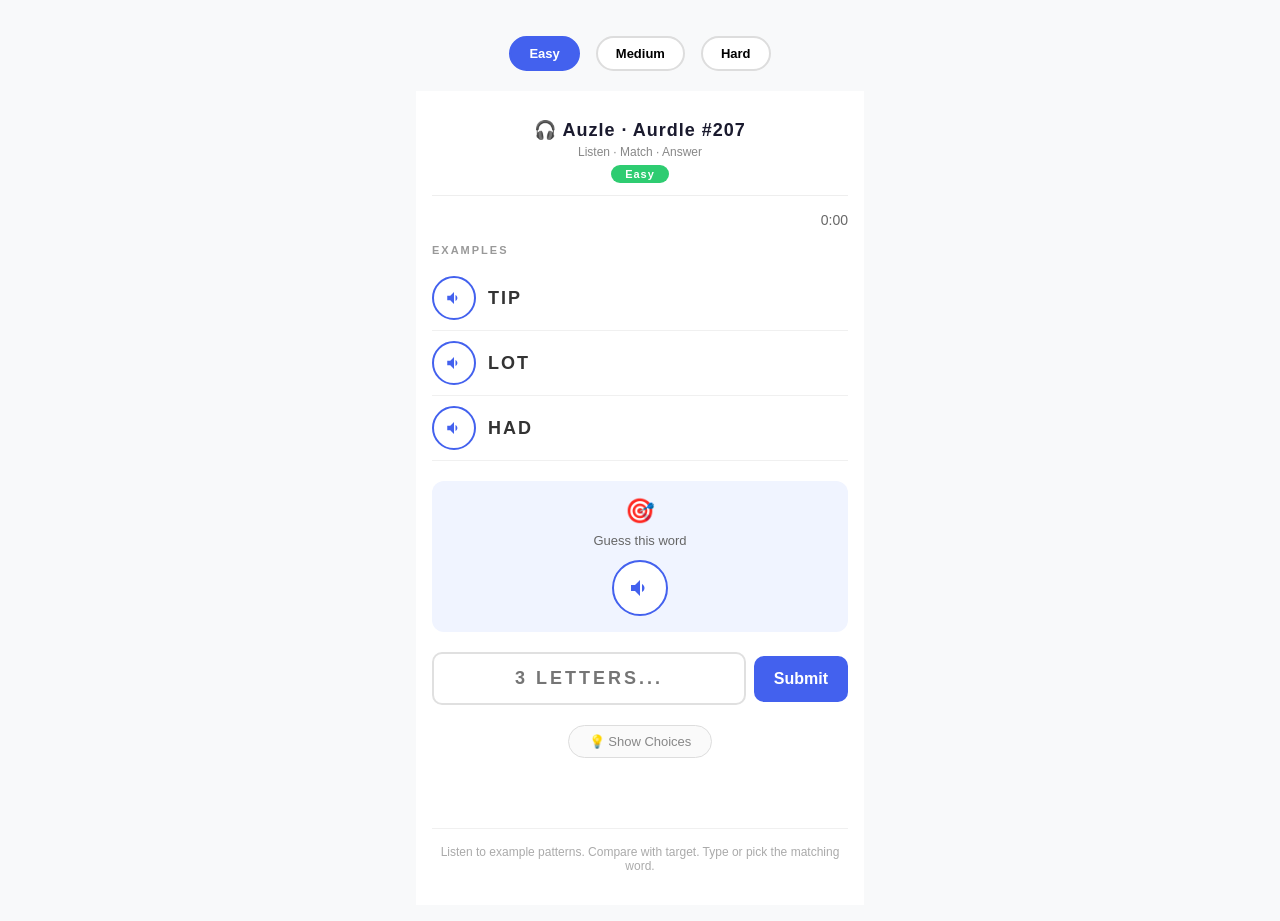
<file: index.html>
<!DOCTYPE html>
<html lang="en">
<head>
<meta charset="UTF-8">
<meta name="viewport" content="width=device-width, initial-scale=1.0">
<title>Auzle · Aurdle - Daily Audio Puzzle</title>
<link rel="stylesheet" href="auzle-game.css">
<style>
body{background:#f8f9fa;display:flex;justify-content:center;min-height:100vh}
.mode-picker{text-align:center;margin:20px 0}
.mode-picker button{margin:0 6px;padding:8px 18px;border-radius:20px;border:2px solid #ddd;background:#fff;font-size:13px;font-weight:600;cursor:pointer;transition:all .15s}
.mode-picker button.active{border-color:#4361ee;background:#4361ee;color:#fff}
</style>
</head>
<body>
<div style="max-width:480px;width:100%;padding:16px">
<div class="mode-picker">
  <button onclick="load('EASY',3,3,'Easy','#2ecc71')" id="btn-easy">Easy</button>
  <button onclick="load('MEDIUM',4,4,'Medium','#f39c12')" id="btn-med">Medium</button>
  <button onclick="load('HARD',5,4,'Hard','#e74c3c')" id="btn-hard">Hard</button>
</div>
<div id="auzle-game"></div>
</div>
<script>
function load(diff,wl,oc,label,color){
  window.AUZLE_CONFIG={difficulty:diff,wordLen:wl,optCount:oc,label:label,color:color};
  document.querySelectorAll('.mode-picker button').forEach(function(b){b.classList.remove('active')});
  document.getElementById('btn-'+diff.toLowerCase().substr(0,4)).classList.add('active');
  var s=document.getElementById('game-script');
  if(s)s.remove();
  s=document.createElement('script');s.id='game-script';s.src='auzle-game.js?t='+Date.now();
  document.body.appendChild(s);
}
load('EASY',3,3,'Easy','#2ecc71');
</script>
</body>
</html>
</file>
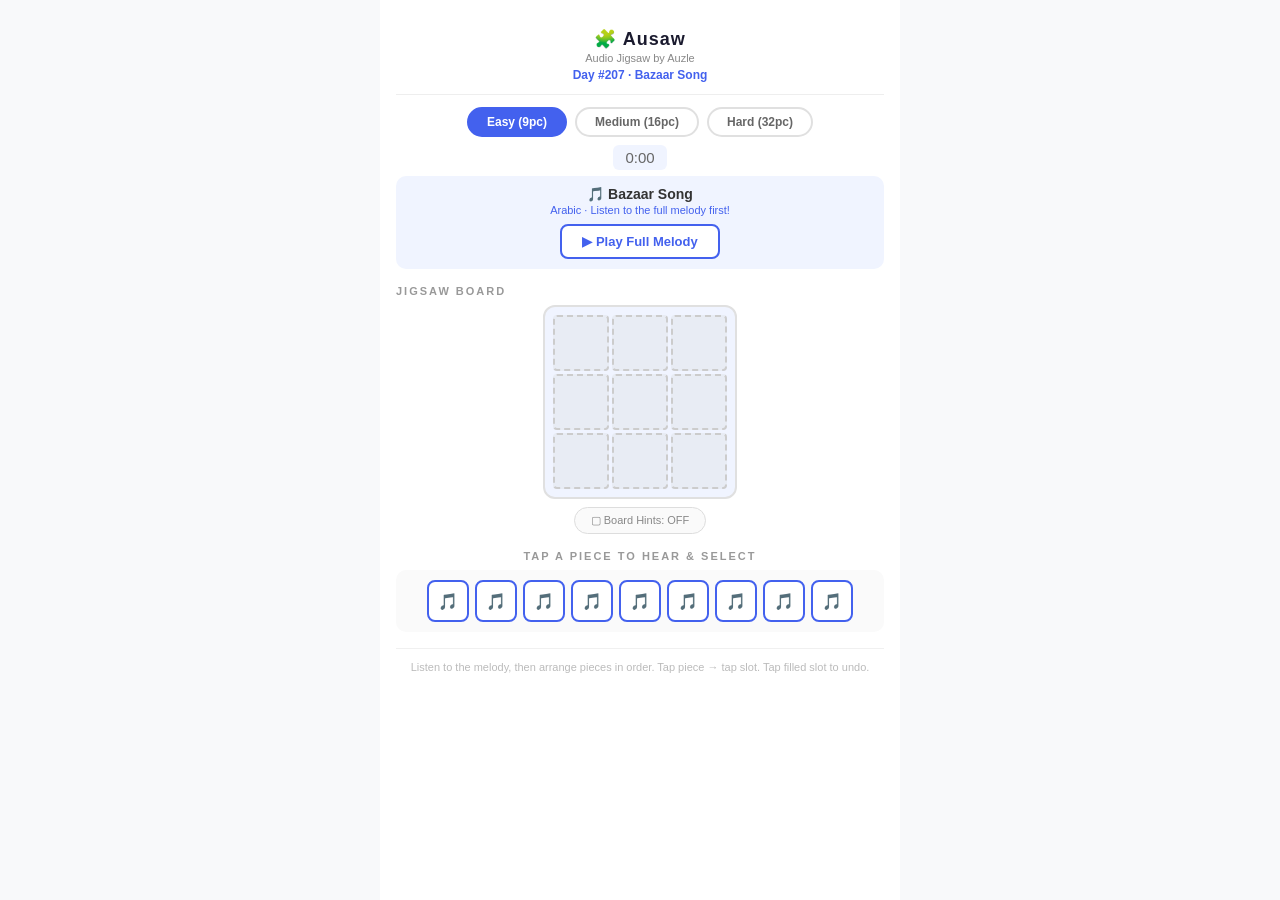
<file: audio-jigsaw.html>
<!DOCTYPE html>
<html lang="en">
<head>
<meta charset="UTF-8">
<meta name="viewport" content="width=device-width, initial-scale=1.0">
<title>Auzle · Ausaw</title>
<style>
*{box-sizing:border-box;margin:0;padding:0}
body{font-family:-apple-system,BlinkMacSystemFont,'Segoe UI',Roboto,sans-serif;background:#f8f9fa;display:flex;justify-content:center;min-height:100vh}
#app{max-width:520px;width:100%;padding:16px;background:#fff;min-height:100vh}
.top-bar{text-align:center;padding:12px 0;border-bottom:1px solid #eee;margin-bottom:12px}
.top-bar h1{font-size:18px;color:#1a1a2e;letter-spacing:1px}
.top-bar .subtitle{font-size:11px;color:#888;margin-top:2px}
.top-bar .day-info{font-size:12px;color:#4361ee;margin-top:4px;font-weight:600}
.diff-tabs{display:flex;justify-content:center;gap:8px;margin-bottom:12px}
.diff-tab{padding:6px 18px;border-radius:20px;border:2px solid #e0e0e0;background:#fff;font-size:12px;font-weight:600;cursor:pointer;transition:all .15s;color:#666}
.diff-tab:hover{border-color:#4361ee;color:#4361ee}
.diff-tab.active{border-color:#4361ee;background:#4361ee;color:#fff}
.timer{text-align:center;font-size:15px;color:#666;margin-bottom:10px;font-variant-numeric:tabular-nums;font-weight:500}
.timer span{background:#f0f4ff;padding:4px 12px;border-radius:6px}
.section-label{font-size:11px;text-transform:uppercase;letter-spacing:2px;color:#999;margin:12px 0 8px;font-weight:600}
.melody-info{text-align:center;padding:10px;background:#f0f4ff;border-radius:10px;margin-bottom:12px}
.melody-info .name{font-size:14px;font-weight:600;color:#333}
.melody-info .lang{font-size:11px;color:#4361ee;margin-top:2px}
.play-melody-btn{display:flex;align-items:center;justify-content:center;gap:8px;margin:0 auto;padding:8px 20px;border-radius:8px;border:2px solid #4361ee;background:#fff;color:#4361ee;font-size:13px;font-weight:600;cursor:pointer;transition:all .15s;margin-top:8px}
.play-melody-btn:hover{background:#4361ee;color:#fff}
.play-melody-btn.playing{background:#4361ee;color:#fff;animation:pulse 1s infinite}
@keyframes pulse{0%,100%{box-shadow:0 0 0 0 rgba(67,97,238,.3)}50%{box-shadow:0 0 0 8px rgba(67,97,238,0)}}

/* Jigsaw Frame */
.frame-wrap{margin:16px 0}
.jigsaw-frame{display:grid;gap:3px;margin:0 auto;padding:8px;background:#f0f4ff;border-radius:12px;border:2px solid #e0e0e0;width:fit-content}
.frame-slot{border-radius:4px;background:#e8ecf4;border:2px dashed #ccc;display:flex;align-items:center;justify-content:center;font-size:10px;color:#aaa;transition:all .2s;cursor:pointer;position:relative;font-weight:700}
.frame-slot.filled{border:2px solid #4361ee;background:#dce4ff;color:#4361ee}
.frame-slot.highlight{border-color:#ffd700;background:#fff8e1;animation:glow .5s}
.frame-slot.awaiting{border-color:#2ecc71;background:#e8f8f0;animation:pulse-slot 1s infinite}
@keyframes glow{0%,100%{box-shadow:0 0 4px rgba(255,215,0,.3)}50%{box-shadow:0 0 12px rgba(255,215,0,.6)}}
@keyframes pulse-slot{0%,100%{box-shadow:inset 0 0 4px rgba(46,204,113,.2)}50%{box-shadow:inset 0 0 8px rgba(46,204,113,.4)}}

/* Piece Pool */
.pool-label{font-size:11px;text-transform:uppercase;letter-spacing:2px;color:#999;margin:12px 0 8px;font-weight:600;text-align:center}
.pool-label.active{color:#4361ee}
.piece-pool{display:flex;flex-wrap:wrap;gap:6px;justify-content:center;padding:10px;background:#fafafa;border-radius:10px;min-height:50px}
.piece{width:42px;height:42px;border-radius:8px;background:#fff;border:2px solid #4361ee;display:flex;align-items:center;justify-content:center;cursor:pointer;transition:all .15s;user-select:none;font-size:16px}
.piece:hover{transform:scale(1.08);box-shadow:0 2px 8px rgba(67,97,238,.3)}
.piece.selected{background:#4361ee;color:#fff;transform:scale(1.1);box-shadow:0 0 10px rgba(67,97,238,.4)}

/* Result */
.result{text-align:center;padding:16px 0;font-size:18px;font-weight:600}
.result.win{color:#27ae60}
.stats{display:flex;justify-content:center;gap:24px;padding:8px 0;color:#666;font-size:13px}
.share-btn{display:block;margin:12px auto;padding:10px 28px;border-radius:8px;border:none;background:#4361ee;color:#fff;font-size:14px;font-weight:600;cursor:pointer;transition:background .15s}
.share-btn:hover{background:#3a56d4}
.board-hint-btn{display:block;margin:8px auto;padding:6px 16px;border-radius:16px;border:1px solid #ddd;background:#fafafa;font-size:11px;color:#888;cursor:pointer}
.board-hint-btn:hover{background:#f0f0f0}
.instructions{text-align:center;padding:12px 0;font-size:11px;color:#bbb;border-top:1px solid #f0f0f0;margin-top:16px}
.toast{position:fixed;bottom:20px;left:50%;transform:translateX(-50%);background:#333;color:#fff;padding:8px 20px;border-radius:20px;font-size:13px;opacity:0;transition:opacity .3s;pointer-events:none;z-index:100}
.toast.show{opacity:1}
</style>
</head>
<body>
<div id="app"></div>
<script>
(function(){
'use strict';

// === MELODIES (Public Domain, multilingual) ===
var MELODIES = [
{name:'Twinkle Twinkle', lang:'English', bpm:120, notes:[[262,1],[262,1],[392,1],[392,1],[440,1],[440,1],[392,2],[349,1],[349,1],[330,1],[330,1],[294,1],[294,1],[262,2],[392,1],[392,1],[349,1],[349,1],[330,1],[330,1],[294,2],[392,1],[392,1],[349,1],[349,1],[330,1],[330,1],[294,2],[262,1],[262,1],[392,1],[392,1],[440,1],[440,1],[392,2],[349,1],[349,1],[330,1],[330,1],[294,1],[294,1],[262,2]]},
  {name:'Mary Had a Little Lamb', lang:'English', bpm:140, notes:[[330,1],[294,1],[262,1],[294,1],[330,1],[330,1],[330,2],[294,1],[294,1],[294,2],[330,1],[392,1],[392,2],[330,1],[294,1],[262,1],[294,1],[330,1],[330,1],[330,1],[330,1],[294,1],[294,1],[330,1],[294,1],[262,2]]},
  {name:'Ode to Joy', lang:'German', bpm:120, notes:[[330,1],[330,1],[349,1],[392,1],[392,1],[349,1],[330,1],[294,1],[262,1],[262,1],[294,1],[330,1],[330,1.5],[294,0.5],[294,2],[330,1],[330,1],[349,1],[392,1],[392,1],[349,1],[330,1],[294,1],[262,1],[262,1],[294,1],[330,1],[294,1.5],[262,0.5],[262,2]]},
  {name:'Happy Birthday', lang:'English', bpm:100, notes:[[262,0.75],[262,0.25],[294,1],[262,1],[349,1],[330,2],[262,0.75],[262,0.25],[294,1],[262,1],[392,1],[349,2],[262,0.75],[262,0.25],[523,1],[440,1],[349,1],[330,1],[294,2],[466,0.75],[466,0.25],[440,1],[349,1],[392,1],[349,2]]},
  {name:'Frère Jacques', lang:'French', bpm:120, notes:[[262,1],[294,1],[330,1],[262,1],[262,1],[294,1],[330,1],[262,1],[330,1],[349,1],[392,2],[330,1],[349,1],[392,2],[392,0.75],[440,0.25],[392,0.5],[349,0.5],[330,1],[262,1],[392,0.75],[440,0.25],[392,0.5],[349,0.5],[330,1],[262,1],[262,1],[196,1],[262,2],[262,1],[196,1],[262,2]]},
  {name:'Au Clair de la Lune', lang:'French', bpm:100, notes:[[262,1],[262,1],[262,1],[294,1],[330,2],[294,2],[262,1],[330,1],[294,1],[294,1],[262,2],[262,2],[262,1],[262,1],[262,1],[294,1],[330,2],[294,2],[262,1],[330,1],[294,1],[294,1],[262,2],[262,2]]},
  {name:'Alle Meine Entchen', lang:'German', bpm:130, notes:[[262,1],[294,1],[330,1],[349,1],[392,2],[392,2],[440,1],[440,1],[440,1],[440,1],[392,2],[392,2],[440,1],[440,1],[440,1],[440,1],[392,2],[392,2],[349,1],[349,1],[349,1],[349,1],[330,2],[330,2],[294,1],[294,1],[294,1],[294,1],[262,2],[262,2]]},
  {name:'Lakdi Ki Kathi', lang:'Hindi', bpm:130, notes:[[330,1],[330,1],[392,1],[392,1],[440,1],[392,1],[330,2],[294,1],[294,1],[330,1],[330,1],[262,2],[262,2],[330,1],[330,1],[392,1],[392,1],[440,1],[392,1],[330,2],[294,1],[330,1],[294,1],[262,1],[262,2],[262,2]]},
  {name:'Machhli Jal Ki Rani', lang:'Hindi', bpm:120, notes:[[330,1],[330,1],[294,1],[330,1],[392,2],[392,2],[440,1],[392,1],[349,1],[330,1],[294,2],[294,2],[330,1],[330,1],[294,1],[330,1],[392,2],[392,2],[349,1],[330,1],[294,1],[262,1],[262,2],[262,2]]},
  {name:'Sakura Sakura', lang:'Japanese', bpm:80, notes:[[330,2],[330,2],[349,2],[330,2],[330,2],[349,2],[330,1],[349,1],[392,2],[440,2],[392,1],[349,1],[330,1],[349,1],[294,2],[330,2],[330,2],[349,2],[330,2],[330,2],[349,2],[330,1],[349,1],[392,2],[440,2],[392,1],[349,1],[330,1],[294,1],[262,2]]},
  {name:'Los Pollitos Dicen', lang:'Spanish', bpm:120, notes:[[330,1],[330,1],[330,1],[294,1],[262,2],[262,2],[294,1],[294,1],[294,1],[262,1],[247,2],[247,2],[262,1],[294,1],[330,1],[349,1],[330,1],[294,1],[262,2],[262,2]]},
  {name:'De Colores', lang:'Spanish', bpm:120, notes:[[262,1],[330,1],[392,1],[392,1],[392,1],[440,1],[392,2],[330,1],[392,1],[440,1],[440,1],[440,1],[494,1],[440,2],[392,1],[440,1],[494,1],[494,1],[494,1],[523,1],[494,1],[440,1],[392,2],[392,2]]},
  {name:'Jasmine Flower', lang:'Chinese', bpm:90, notes:[[330,2],[330,1],[392,1],[440,2],[523,2],[523,1],[440,1],[392,2],[440,2],[392,1],[330,1],[294,2],[262,2],[294,1],[330,1],[392,1],[330,1],[294,2],[262,2]]},
  {name:'Santa Lucia', lang:'Italian', bpm:100, notes:[[330,2],[349,1],[330,1],[294,2],[330,2],[392,2],[440,1],[392,1],[349,2],[330,2],[330,2],[349,1],[330,1],[294,2],[330,2],[392,2],[440,1],[392,1],[349,1],[330,1],[294,2],[262,2]]},
  {name:'Katyusha', lang:'Russian', bpm:120, notes:[[330,1],[294,1],[330,1],[392,1],[349,1],[330,1],[294,2],[294,1],[262,1],[294,1],[330,1],[294,1],[262,1],[247,2],[330,1],[294,1],[330,1],[392,1],[349,1],[330,1],[294,2],[262,1],[294,1],[262,1],[247,1],[262,2],[262,2]]},
  {name:'Arirang', lang:'Korean', bpm:90, notes:[[330,2],[392,1],[440,1],[523,2],[440,2],[392,1],[440,1],[523,2],[440,2],[392,2],[330,2],[294,2],[262,2],[294,1],[330,1],[392,2],[330,2],[294,2],[262,2],[262,2]]},
  {name:'London Bridge', lang:'English', bpm:130, notes:[[392,1.5],[440,0.5],[392,1],[349,1],[330,1],[349,1],[392,2],[294,1],[330,1],[349,2],[330,1],[349,1],[392,2],[392,1.5],[440,0.5],[392,1],[349,1],[330,1],[349,1],[392,2],[294,2],[392,2],[330,2],[262,2],[262,2]]},
  {name:'Row Row Row Your Boat', lang:'English', bpm:110, notes:[[262,1.5],[262,0.5],[262,1],[294,0.5],[330,1.5],[330,1],[294,0.5],[330,1],[349,0.5],[392,2],[523,0.5],[523,0.5],[523,0.5],[392,0.5],[392,0.5],[392,0.5],[330,0.5],[330,0.5],[330,0.5],[262,0.5],[262,0.5],[262,0.5],[392,1],[349,0.5],[330,1],[294,0.5],[262,2]]},
  {name:'Jingle Bells', lang:'English', bpm:140, notes:[[330,1],[330,1],[330,2],[330,1],[330,1],[330,2],[330,1],[392,1],[262,1],[294,1],[330,2],[330,2],[349,1],[349,1],[349,1],[349,1],[349,1],[330,1],[330,1],[330,0.5],[330,0.5],[330,1],[294,1],[294,1],[330,1],[294,2],[392,2]]},
  {name:'Baa Baa Black Sheep', lang:'English', bpm:120, notes:[[262,1],[262,1],[392,1],[392,1],[440,0.5],[440,0.5],[440,0.5],[440,0.5],[392,2],[349,1],[349,1],[330,1],[330,1],[294,1],[294,1],[262,2]]},
  {name:'Tala al-Badru Alayna', lang:'Arabic', bpm:90, notes:[[294,2],[330,1],[349,1],[392,2],[392,2],[440,1],[392,1],[349,2],[330,2],[294,2],[330,1],[349,1],[392,2],[349,2],[330,1],[294,1],[262,2],[262,2]]},
  {name:'Nila Nila Odi Va', lang:'Tamil', bpm:120, notes:[[392,1],[392,1],[440,1],[392,1],[330,2],[330,2],[349,1],[349,1],[392,1],[349,1],[294,2],[294,2],[330,1],[349,1],[392,1],[440,1],[392,1],[349,1],[330,2],[330,2]]},
  {name:'Ciranda Cirandinha', lang:'Portuguese', bpm:130, notes:[[262,1],[330,1],[392,1],[392,1],[440,1],[392,1],[330,2],[262,1],[330,1],[392,1],[392,1],[349,1],[330,1],[294,2],[262,1],[294,1],[330,1],[349,1],[330,1],[294,1],[262,2],[262,2]]},
  {name:'Malaika', lang:'Swahili', bpm:100, notes:[[330,2],[392,1],[440,1],[523,2],[440,2],[392,1],[440,1],[392,2],[330,2],[294,1],[330,1],[392,2],[330,2],[294,2],[262,2],[262,2]]},
  {name:'Hot Cross Buns', lang:'English', bpm:100, notes:[[330, 1.0], [294, 1.0], [262, 2.0], [330, 1.0], [294, 1.0], [262, 2.0], [262, 0.5], [262, 0.5], [262, 0.5], [262, 0.5], [294, 0.5], [294, 0.5], [294, 0.5], [294, 0.5], [330, 1.0], [294, 1.0], [262, 2.0]]},
  {name:'Three Blind Mice', lang:'English', bpm:120, notes:[[330, 1.0], [294, 1.0], [262, 2.0], [330, 1.0], [294, 1.0], [262, 2.0], [392, 1.0], [349, 1.0], [330, 1.0], [330, 2.0], [392, 1.0], [349, 1.0], [330, 2.0], [392, 0.5], [440, 0.5], [392, 0.5], [349, 0.5], [330, 1.0], [294, 1.0], [330, 1.0], [294, 1.0], [262, 2.0]]},
  {name:'Old MacDonald', lang:'English', bpm:120, notes:[[262, 1.0], [262, 1.0], [262, 1.0], [196, 1.0], [220, 1.0], [220, 1.0], [196, 2.0], [330, 1.0], [330, 1.0], [294, 1.0], [294, 1.0], [262, 2.0], [196, 2.0], [262, 1.0], [262, 1.0], [262, 1.0], [196, 1.0], [220, 1.0], [220, 1.0], [196, 2.0], [330, 1.0], [330, 1.0], [294, 1.0], [294, 1.0], [262, 2.0]]},
  {name:'Itsy Bitsy Spider', lang:'English', bpm:110, notes:[[196, 0.5], [262, 0.5], [262, 0.5], [262, 1.0], [294, 0.5], [330, 1.0], [330, 1.0], [294, 0.5], [262, 0.5], [294, 0.5], [330, 0.5], [262, 2.0], [330, 0.5], [330, 0.5], [349, 1.0], [392, 2.0], [392, 1.0], [349, 0.5], [330, 0.5], [349, 0.5], [392, 0.5], [330, 2.0], [262, 0.5], [262, 0.5], [294, 1.0], [330, 1.0], [330, 1.0], [294, 0.5], [262, 0.5], [294, 0.5], [330, 0.5], [262, 2.0]]},
  {name:'Humpty Dumpty', lang:'English', bpm:100, notes:[[262, 1.0], [262, 0.5], [294, 0.5], [330, 1.0], [262, 1.0], [294, 1.5], [330, 0.5], [349, 1.0], [330, 0.5], [294, 0.5], [262, 2.0], [262, 1.0], [262, 0.5], [294, 0.5], [330, 1.0], [392, 1.0], [349, 1.0], [330, 0.5], [294, 0.5], [262, 2.0]]},
  {name:'Yankee Doodle', lang:'English', bpm:130, notes:[[262, 1.0], [262, 1.0], [294, 1.0], [330, 1.0], [262, 1.0], [330, 1.0], [294, 2.0], [262, 1.0], [262, 1.0], [294, 1.0], [330, 1.0], [262, 2.0], [247, 2.0], [262, 1.0], [262, 1.0], [294, 1.0], [330, 1.0], [349, 1.0], [330, 1.0], [294, 1.0], [262, 1.0], [247, 1.0], [196, 1.0], [220, 1.0], [247, 1.0], [262, 2.0]]},
  {name:'Amazing Grace', lang:'English', bpm:80, notes:[[196, 1.0], [262, 2.0], [330, 0.5], [262, 0.5], [330, 2.0], [294, 2.0], [262, 2.0], [220, 2.0], [196, 2.0], [196, 1.0], [262, 2.0], [330, 0.5], [262, 0.5], [330, 2.0], [294, 2.0], [392, 2.0]]},
  {name:'Auld Lang Syne', lang:'English', bpm:90, notes:[[262, 1.0], [349, 1.5], [349, 0.5], [349, 1.0], [440, 1.0], [392, 1.5], [349, 0.5], [392, 1.0], [440, 1.0], [349, 1.5], [349, 0.5], [440, 1.0], [523, 1.0], [587, 2.0], [587, 1.0], [523, 1.5], [440, 0.5], [440, 1.0], [349, 1.0], [392, 1.5], [349, 0.5], [392, 1.0], [440, 1.0], [349, 1.0], [294, 1.0], [262, 2.0]]},
  {name:'Silent Night', lang:'English', bpm:80, notes:[[392, 1.5], [440, 0.5], [392, 1.0], [330, 2.0], [392, 1.5], [440, 0.5], [392, 1.0], [330, 2.0], [587, 2.0], [587, 1.0], [494, 2.0], [523, 2.0], [523, 1.0], [392, 2.0], [440, 2.0], [440, 1.0], [523, 1.5], [494, 0.5], [440, 1.0], [392, 1.5], [440, 0.5], [392, 1.0], [330, 2.0]]},
  {name:'Hush Little Baby', lang:'English', bpm:90, notes:[[262, 1.0], [262, 1.0], [330, 1.0], [392, 1.0], [392, 1.0], [440, 0.5], [392, 0.5], [330, 1.0], [262, 1.0], [262, 1.0], [330, 1.0], [392, 1.0], [349, 1.0], [330, 1.0], [294, 2.0], [294, 1.0], [294, 1.0], [349, 1.0], [440, 1.0], [440, 1.0], [392, 1.0], [330, 2.0]]},
  {name:'Oh Susanna', lang:'English', bpm:130, notes:[[262, 0.5], [294, 0.5], [330, 1.0], [392, 1.0], [392, 1.0], [440, 1.0], [392, 1.0], [330, 1.0], [262, 1.0], [262, 0.5], [294, 0.5], [330, 1.0], [330, 1.0], [294, 1.0], [262, 1.0], [294, 2.0], [262, 0.5], [294, 0.5], [330, 1.0], [392, 1.0], [392, 1.0], [440, 1.0], [392, 1.0], [330, 1.0], [262, 1.0], [294, 1.0], [330, 1.0], [294, 1.0], [262, 2.0]]},
  {name:'When the Saints', lang:'English', bpm:120, notes:[[262, 1.0], [330, 1.0], [349, 1.0], [392, 2.0], [262, 1.0], [330, 1.0], [349, 1.0], [392, 2.0], [262, 1.0], [330, 1.0], [349, 1.0], [392, 1.0], [330, 1.0], [262, 1.0], [330, 1.0], [294, 2.0], [330, 1.0], [330, 1.0], [294, 1.0], [262, 1.0], [330, 1.0], [392, 1.0], [392, 1.0], [349, 2.0]]},
  {name:'Clementine', lang:'English', bpm:100, notes:[[330, 1.5], [330, 0.5], [330, 1.0], [262, 1.0], [330, 1.0], [392, 1.0], [392, 2.0], [392, 2.0], [330, 1.0], [392, 1.0], [440, 1.0], [440, 1.0], [392, 1.0], [330, 1.0], [392, 1.0], [330, 1.0], [294, 2.0], [294, 1.0], [330, 1.0], [349, 1.0], [349, 1.0], [330, 1.0], [294, 1.0], [330, 1.0], [262, 2.0], [262, 2.0]]},
  {name:'Deck the Halls', lang:'English', bpm:130, notes:[[523, 1.5], [494, 0.5], [440, 1.0], [392, 1.0], [349, 1.0], [392, 1.0], [440, 1.0], [349, 1.0], [392, 0.5], [440, 0.5], [392, 0.5], [349, 0.5], [330, 1.0], [294, 1.0], [262, 2.0], [523, 1.5], [494, 0.5], [440, 1.0], [392, 1.0], [349, 1.0], [392, 1.0], [440, 1.0], [349, 1.0], [392, 1.0], [440, 1.0], [494, 1.0], [392, 1.0], [440, 2.0]]},
  {name:'She\'ll Be Coming', lang:'English', bpm:130, notes:[[262, 0.5], [262, 0.5], [330, 1.0], [330, 1.0], [330, 1.0], [294, 0.5], [330, 0.5], [349, 2.0], [349, 1.0], [330, 0.5], [349, 0.5], [392, 2.0], [392, 1.0], [392, 1.0], [392, 1.0], [349, 0.5], [392, 0.5], [440, 2.0], [392, 1.0], [330, 1.0], [262, 1.0], [294, 1.0], [262, 2.0]]},
  {name:'O Tannenbaum', lang:'German', bpm:90, notes:[[262, 1.0], [349, 1.5], [349, 0.5], [349, 1.5], [392, 0.5], [440, 1.5], [440, 0.5], [440, 1.0], [440, 1.5], [392, 0.5], [440, 1.0], [466, 1.0], [330, 1.0], [392, 1.5], [349, 0.5], [349, 2.0], [523, 1.0], [523, 1.0], [440, 1.0], [466, 1.5], [466, 0.5], [392, 2.0], [440, 1.0], [440, 1.0], [349, 1.0], [392, 1.5], [392, 0.5], [330, 2.0]]},
  {name:'Haenschen Klein', lang:'German', bpm:120, notes:[[392, 1.0], [330, 1.0], [330, 2.0], [349, 1.0], [294, 1.0], [294, 2.0], [262, 1.0], [294, 1.0], [330, 1.0], [349, 1.0], [392, 1.0], [392, 1.0], [392, 2.0], [392, 1.0], [330, 1.0], [330, 2.0], [349, 1.0], [294, 1.0], [294, 2.0], [262, 1.0], [330, 1.0], [392, 1.0], [392, 1.0], [262, 2.0]]},
  {name:'Summ Summ Summ', lang:'German', bpm:120, notes:[[392, 2.0], [440, 1.0], [440, 1.0], [440, 1.0], [440, 1.0], [392, 2.0], [349, 1.0], [349, 1.0], [349, 1.0], [349, 1.0], [330, 2.0], [294, 1.0], [294, 1.0], [294, 1.0], [294, 1.0], [262, 2.0], [392, 2.0], [440, 1.0], [440, 1.0], [440, 1.0], [440, 1.0], [392, 2.0]]},
  {name:'Schlaf Kindlein Schlaf', lang:'German', bpm:80, notes:[[262, 2.0], [330, 1.0], [392, 2.0], [392, 1.0], [349, 2.0], [330, 1.0], [294, 2.0], [262, 2.0], [330, 1.0], [392, 2.0], [392, 1.0], [440, 2.0], [392, 2.0], [349, 1.0], [330, 1.0], [294, 2.0], [262, 2.0]]},
  {name:'Alouette', lang:'French', bpm:120, notes:[[262, 1.0], [330, 1.0], [330, 1.0], [330, 1.0], [294, 1.0], [330, 1.0], [349, 2.0], [262, 1.0], [294, 1.0], [330, 1.0], [330, 1.0], [294, 2.0], [262, 1.0], [330, 1.0], [330, 1.0], [330, 1.0], [294, 1.0], [330, 1.0], [349, 2.0], [330, 1.0], [294, 1.0], [262, 2.0]]},
  {name:'La Cucaracha', lang:'Spanish', bpm:140, notes:[[262, 0.5], [262, 0.5], [262, 1.0], [349, 1.5], [440, 0.5], [262, 0.5], [262, 0.5], [262, 1.0], [349, 1.5], [440, 0.5], [349, 1.0], [330, 1.0], [294, 1.0], [262, 1.0], [233, 1.0], [220, 1.0], [196, 2.0], [196, 0.5], [196, 0.5], [196, 1.0], [330, 1.5], [392, 0.5], [196, 0.5], [196, 0.5], [196, 1.0], [330, 1.5], [392, 0.5], [330, 1.0], [294, 1.0], [262, 1.0], [233, 1.0], [220, 1.0], [196, 2.0]]},
  {name:'Korobeiniki', lang:'Russian', bpm:140, notes:[[330, 1.0], [247, 0.5], [262, 0.5], [294, 1.0], [262, 0.5], [247, 0.5], [220, 1.0], [220, 0.5], [262, 0.5], [330, 1.0], [294, 0.5], [262, 0.5], [247, 1.0], [247, 0.5], [262, 0.5], [294, 1.0], [330, 1.0], [262, 1.0], [220, 1.0], [220, 2.0], [294, 1.0], [349, 1.0], [440, 1.0], [392, 0.5], [349, 0.5], [330, 1.0], [262, 0.5], [330, 0.5], [294, 0.5], [262, 0.5], [247, 1.0], [247, 0.5], [262, 0.5], [294, 1.0], [330, 1.0], [262, 1.0], [220, 1.0], [220, 2.0]]},
  {name:'Kalinka', lang:'Russian', bpm:130, notes:[[330, 2.0], [330, 1.0], [220, 2.0], [247, 1.0], [262, 2.0], [294, 1.0], [330, 2.0], [330, 1.0], [294, 1.0], [262, 1.0], [247, 1.0], [220, 2.0], [220, 0.5], [247, 0.5], [262, 0.5], [294, 0.5], [330, 1.0], [330, 0.5], [330, 0.5], [294, 0.5], [262, 0.5], [247, 0.5], [220, 0.5], [220, 1.0]]},
  {name:'Chanda Mama Door Ke', lang:'Hindi', bpm:110, notes:[[392, 1.0], [392, 1.0], [440, 1.0], [392, 1.0], [330, 2.0], [330, 2.0], [294, 1.0], [330, 1.0], [392, 1.0], [440, 1.0], [392, 2.0], [440, 1.0], [392, 1.0], [440, 1.0], [392, 1.0], [330, 2.0], [294, 1.0], [330, 1.0], [294, 1.0], [262, 2.0]]},
  {name:'Nanha Munna Rahi Hoon', lang:'Hindi', bpm:120, notes:[[330, 1.0], [330, 1.0], [294, 1.0], [330, 1.0], [392, 2.0], [440, 1.0], [392, 1.0], [330, 1.0], [294, 1.0], [262, 2.0], [294, 1.0], [330, 1.0], [392, 1.0], [440, 1.0], [392, 2.0], [330, 1.0], [294, 1.0], [262, 2.0]]},
  {name:'Donguri Korokoro', lang:'Japanese', bpm:120, notes:[[392, 1.0], [330, 1.0], [330, 1.0], [392, 1.0], [440, 1.0], [392, 1.0], [330, 2.0], [294, 1.0], [330, 1.0], [392, 1.0], [330, 1.0], [294, 1.0], [262, 2.0], [392, 1.0], [330, 1.0], [330, 1.0], [392, 1.0], [440, 1.0], [392, 1.0], [330, 2.0], [294, 1.0], [262, 1.0], [294, 1.0], [330, 1.0], [262, 2.0]]},
  {name:'Spring Song', lang:'Chinese', bpm:100, notes:[[330, 1.0], [330, 1.0], [392, 1.0], [392, 1.0], [440, 1.0], [440, 1.0], [392, 2.0], [330, 1.0], [330, 1.0], [294, 1.0], [294, 1.0], [262, 2.0], [294, 1.0], [294, 1.0], [330, 1.0], [330, 1.0], [392, 1.0], [392, 1.0], [440, 2.0], [392, 1.0], [330, 1.0], [294, 1.0], [262, 1.0], [262, 2.0]]},
  {name:'Funiculi Funicula', lang:'Italian', bpm:130, notes:[[262, 1.0], [294, 1.0], [330, 1.0], [349, 1.0], [392, 1.0], [440, 1.0], [392, 1.0], [349, 1.0], [330, 1.0], [294, 1.0], [262, 2.0], [392, 1.0], [392, 1.0], [440, 1.0], [392, 1.0], [349, 1.0], [330, 1.0], [294, 1.0], [330, 1.0], [349, 1.0], [392, 2.0], [523, 1.0], [494, 1.0], [440, 1.0], [392, 1.0], [349, 1.0], [330, 1.0], [294, 1.0], [262, 2.0]]},
  {name:'Naa Chinni Maata', lang:'Telugu', bpm:110, notes:[[392, 1.0], [440, 1.0], [392, 1.0], [330, 1.0], [294, 2.0], [330, 1.0], [392, 1.0], [440, 1.0], [392, 1.0], [330, 1.0], [294, 2.0], [262, 2.0], [294, 1.0], [330, 1.0], [392, 1.0], [440, 1.0], [392, 2.0], [330, 1.0], [294, 1.0], [330, 1.0], [262, 2.0]]},
  {name:'Amar Shonar Bangla', lang:'Bengali', bpm:100, notes:[[330, 1.0], [330, 0.5], [330, 0.5], [294, 1.0], [330, 1.0], [392, 1.0], [392, 1.0], [440, 1.0], [392, 1.0], [330, 2.0], [294, 1.0], [330, 1.0], [392, 2.0], [440, 1.0], [392, 1.0], [330, 1.0], [294, 1.0], [262, 2.0], [262, 2.0]]},
  {name:'Morning Walk', lang:'English', bpm:120, notes:[[262, 1], [262, 2], [294, 2], [294, 2], [330, 1], [330, 0.5], [330, 0.5], [330, 1.5], [392, 2], [349, 1.5], [440, 1], [494, 0.5], [392, 1.5], [494, 1], [587, 0.5], [659, 1], [587, 1], [587, 2], [294, 0.5], [262, 1.5]]},
  {name:'Summer Rain', lang:'English', bpm:120, notes:[[262, 1], [262, 1], [262, 2], [262, 1.5], [262, 0.5], [330, 1], [294, 1], [349, 1], [349, 0.5], [330, 1], [294, 2], [294, 2], [262, 1], [262, 2], [262, 0.5], [262, 0.5], [262, 0.5], [262, 2]]},
  {name:'Garden Path', lang:'English', bpm:120, notes:[[262, 2], [262, 0.5], [262, 0.5], [294, 1], [330, 1], [262, 1], [330, 2], [330, 1], [392, 2], [349, 0.5], [330, 1], [262, 1], [294, 1], [294, 0.5], [294, 1], [330, 1], [330, 2], [330, 2], [392, 2], [349, 1], [294, 1], [330, 1], [294, 1.5], [262, 1], [262, 1]]},
  {name:'Evening Song', lang:'English', bpm:120, notes:[[262, 0.5], [262, 1], [262, 0.5], [330, 1], [349, 1], [349, 2], [392, 1.5], [440, 1], [392, 1], [330, 1], [330, 1.5], [262, 0.5], [262, 2], [262, 2], [294, 1], [262, 1], [262, 1], [330, 0.5], [294, 1], [262, 1], [262, 2], [330, 1], [330, 1], [330, 2], [349, 2], [392, 1], [262, 1], [262, 1.5]]},
  {name:'Meadow Wind', lang:'English', bpm:120, notes:[[262, 2], [330, 0.5], [330, 1], [392, 2], [349, 1], [330, 2], [392, 1], [349, 1], [330, 0.5], [294, 1], [349, 2], [349, 1.5], [294, 1], [262, 1], [262, 2], [262, 1], [262, 1], [330, 1], [294, 1], [349, 1], [330, 0.5], [262, 2]]},
  {name:'Starlit Path', lang:'English', bpm:120, notes:[[262, 2], [330, 0.5], [330, 1.5], [330, 1], [294, 1], [262, 0.5], [262, 1], [330, 0.5], [330, 0.5], [262, 1], [294, 0.5], [330, 2], [392, 1], [440, 1], [440, 2], [349, 1], [349, 1], [440, 1.5], [523, 1], [523, 0.5], [587, 2], [523, 1.5], [494, 0.5], [294, 1], [262, 0.5]]},
  {name:'River Dance', lang:'English', bpm:120, notes:[[262, 1], [262, 1], [262, 2], [262, 1], [262, 2], [294, 0.5], [330, 1.5], [349, 1], [349, 0.5], [392, 1], [330, 1], [262, 1], [294, 1], [294, 1.5], [262, 2], [262, 0.5], [262, 1], [330, 1], [262, 1]]},
  {name:'Harbor Lights', lang:'English', bpm:120, notes:[[262, 1], [262, 0.5], [262, 1], [262, 1.5], [262, 1], [294, 2], [262, 2], [330, 2], [294, 0.5], [330, 0.5], [294, 1], [330, 1], [349, 2], [392, 1], [440, 0.5], [440, 1.5], [494, 1], [587, 0.5], [587, 1], [587, 1], [523, 1.5], [494, 0.5], [440, 1.5], [440, 2], [494, 2], [262, 1], [262, 2]]},
  {name:'Country Lane', lang:'English', bpm:120, notes:[[262, 1], [262, 1], [262, 1], [262, 1], [262, 1], [262, 1], [262, 1], [262, 1], [262, 1], [294, 0.5], [349, 2], [392, 1], [440, 1], [494, 2], [440, 2], [349, 0.5], [440, 2], [523, 1], [440, 0.5], [349, 1], [330, 1], [262, 0.5]]},
  {name:'Autumn Leaves', lang:'English', bpm:120, notes:[[262, 1], [330, 0.5], [330, 2], [294, 1], [330, 1.5], [349, 1], [440, 1], [440, 2], [440, 2], [392, 1.5], [392, 2], [349, 0.5], [392, 1], [392, 1], [330, 1.5], [330, 1], [294, 1], [349, 1], [392, 1], [392, 2], [330, 1], [330, 1], [262, 2]]},
  {name:'Winter Frost', lang:'English', bpm:100, notes:[[262, 1], [294, 2], [262, 1], [262, 1], [262, 1], [294, 2], [349, 1], [392, 1], [392, 1], [349, 1], [349, 0.5], [349, 1], [440, 0.5], [392, 0.5], [392, 1], [349, 1], [392, 2], [392, 1.5], [440, 1], [494, 2], [523, 1.5], [494, 2], [330, 1], [262, 0.5]]},
  {name:'Spring Bloom', lang:'English', bpm:100, notes:[[262, 1], [294, 1], [262, 1], [330, 1], [294, 1], [262, 2], [262, 1.5], [262, 2], [262, 2], [262, 1.5], [262, 1.5], [294, 1], [294, 1], [262, 1], [262, 2], [262, 1], [294, 2], [294, 0.5], [349, 1], [330, 2], [262, 1], [262, 1], [262, 1], [262, 1], [294, 1], [330, 0.5], [262, 1]]},
  {name:'Sunny Day', lang:'English', bpm:100, notes:[[262, 0.5], [262, 1], [262, 1], [262, 1], [262, 1], [262, 1.5], [294, 0.5], [294, 0.5], [262, 2], [330, 1.5], [349, 1], [392, 1], [349, 0.5], [349, 1], [392, 0.5], [349, 1], [294, 1], [349, 1], [294, 1], [262, 1], [294, 1], [262, 1], [330, 1.5], [349, 2], [294, 1], [262, 0.5], [294, 1], [262, 1]]},
  {name:'Moonlight', lang:'English', bpm:100, notes:[[262, 1], [294, 1.5], [262, 1], [262, 1], [330, 2], [294, 2], [294, 0.5], [330, 2], [349, 2], [349, 2], [440, 0.5], [523, 0.5], [587, 1], [587, 1], [659, 0.5], [659, 1], [294, 0.5], [262, 2]]},
  {name:'Woodland Trail', lang:'English', bpm:100, notes:[[262, 0.5], [262, 0.5], [294, 0.5], [330, 0.5], [294, 1.5], [262, 1], [262, 2], [330, 1.5], [349, 1], [392, 0.5], [494, 1], [494, 1], [587, 1], [494, 2], [494, 1], [587, 1.5], [523, 1], [587, 0.5], [587, 0.5], [659, 0.5], [587, 2], [494, 1], [494, 2], [440, 1], [494, 0.5], [523, 2], [262, 0.5], [262, 1]]},
  {name:'Lighthouse', lang:'English', bpm:100, notes:[[262, 2], [294, 2], [294, 1], [349, 1], [294, 0.5], [349, 2], [349, 1], [392, 0.5], [349, 2], [392, 0.5], [440, 1], [392, 0.5], [349, 1], [349, 2], [349, 1], [392, 1], [494, 1], [587, 2], [587, 1.5], [659, 1], [659, 1], [659, 0.5], [659, 1], [659, 1.5], [294, 2], [262, 0.5]]},
  {name:'Seaside Breeze', lang:'English', bpm:100, notes:[[262, 1], [262, 0.5], [294, 1], [330, 1], [262, 1], [294, 1], [262, 1], [262, 1], [262, 1], [262, 2], [262, 1], [294, 1], [262, 2], [262, 2], [262, 1], [262, 1.5], [330, 0.5], [349, 0.5], [349, 1], [440, 1], [440, 0.5], [494, 1], [494, 2], [262, 1], [262, 0.5]]},
  {name:'Mountain Echo', lang:'English', bpm:100, notes:[[262, 0.5], [262, 1], [294, 1], [349, 1], [349, 1], [349, 1], [349, 0.5], [294, 1], [294, 1], [294, 1], [262, 1.5], [262, 0.5], [262, 0.5], [330, 2], [294, 2], [262, 1], [262, 0.5], [262, 0.5], [262, 1], [262, 2], [294, 0.5], [262, 1]]},
  {name:'Harvest Moon', lang:'English', bpm:100, notes:[[262, 0.5], [262, 2], [294, 1.5], [349, 0.5], [392, 2], [392, 2], [392, 2], [349, 1], [440, 1], [494, 1], [494, 0.5], [523, 1], [587, 0.5], [587, 1], [494, 2], [523, 1], [659, 1], [523, 1.5], [494, 0.5], [440, 0.5], [523, 1], [330, 2], [262, 1]]},
  {name:'Dawn Chorus', lang:'English', bpm:100, notes:[[262, 1], [262, 0.5], [262, 1], [262, 1], [262, 1], [262, 1], [262, 1], [262, 1], [262, 0.5], [262, 1], [262, 1], [262, 2], [262, 1.5], [262, 1], [262, 2], [262, 2], [262, 2], [330, 0.5], [262, 1]]},
  {name:'Fireside', lang:'English', bpm:90, notes:[[262, 2], [262, 2], [262, 0.5], [262, 1], [262, 1], [262, 1], [262, 1], [262, 0.5], [262, 1], [262, 1], [294, 0.5], [294, 1], [262, 0.5], [262, 2], [262, 1], [262, 1], [294, 1], [330, 0.5], [330, 0.5], [294, 0.5], [262, 2]]},
  {name:'Misty Morning', lang:'English', bpm:90, notes:[[262, 1.5], [330, 2], [330, 1], [262, 1], [294, 1], [294, 1], [294, 0.5], [330, 0.5], [392, 1.5], [349, 1], [349, 1], [294, 1], [262, 0.5], [262, 1], [294, 1.5], [330, 1.5], [330, 1], [262, 1], [294, 0.5], [330, 1], [294, 1], [262, 2]]},
  {name:'Golden Hour', lang:'English', bpm:90, notes:[[262, 1], [262, 1], [294, 0.5], [262, 1], [262, 1], [262, 0.5], [262, 1], [262, 1], [262, 1.5], [330, 2], [262, 1], [262, 2], [330, 1], [349, 1], [330, 1], [349, 1], [392, 0.5], [440, 2], [523, 0.5], [659, 1], [659, 0.5], [659, 1.5], [659, 0.5], [659, 2], [587, 1], [523, 1], [262, 1], [262, 1]]},
  {name:'Silver Stream', lang:'English', bpm:90, notes:[[262, 0.5], [262, 1], [262, 1], [262, 1], [262, 1.5], [262, 1.5], [330, 1], [349, 1], [330, 2], [349, 1], [349, 1.5], [330, 2], [330, 0.5], [392, 1], [392, 1.5], [494, 1], [523, 1.5], [523, 0.5], [494, 1], [494, 2], [262, 1], [262, 1]]},
  {name:'Cherry Lane', lang:'English', bpm:90, notes:[[262, 1], [330, 1], [294, 0.5], [262, 2], [262, 1], [294, 1], [349, 0.5], [330, 1], [330, 1], [349, 1], [294, 2], [262, 1], [262, 0.5], [262, 1], [262, 1], [294, 1], [294, 2], [349, 1], [330, 1], [262, 0.5]]},
  {name:'Willow Song', lang:'English', bpm:90, notes:[[262, 1.5], [262, 1], [262, 1], [262, 1], [294, 2], [262, 1], [294, 0.5], [349, 0.5], [392, 1], [392, 0.5], [440, 0.5], [494, 1], [523, 0.5], [587, 2], [587, 1], [494, 0.5], [523, 1], [494, 1], [494, 2], [392, 2], [349, 1], [330, 1], [294, 0.5], [262, 2], [330, 1], [262, 2]]},
  {name:'Daisy Chain', lang:'English', bpm:90, notes:[[262, 0.5], [262, 1], [262, 1], [294, 2], [262, 0.5], [294, 1], [330, 0.5], [349, 0.5], [392, 1.5], [494, 2], [392, 1], [392, 2], [440, 1], [392, 2], [494, 1], [494, 1], [294, 1], [262, 0.5]]},
  {name:'Cloud Nine', lang:'English', bpm:90, notes:[[262, 0.5], [262, 0.5], [294, 1], [262, 1], [262, 1], [262, 2], [294, 1], [262, 1], [262, 2], [262, 1], [262, 2], [262, 2], [262, 1], [262, 1], [262, 2], [262, 1], [262, 2], [330, 0.5], [262, 1], [294, 1], [349, 1.5], [330, 1], [294, 0.5], [294, 1], [262, 1]]},
  {name:'Temple Bells', lang:'Hindi', bpm:110, notes:[[262, 1], [262, 1], [262, 2], [262, 0.5], [262, 1], [294, 1.5], [330, 0.5], [330, 1], [392, 1], [440, 2], [392, 2], [466, 1.5], [523, 0.5], [523, 1], [466, 1], [440, 1.5], [392, 1], [466, 1], [262, 1.5], [262, 1]]},
  {name:'Monsoon Dance', lang:'Hindi', bpm:110, notes:[[262, 1], [262, 0.5], [262, 0.5], [262, 1], [262, 2], [294, 1], [262, 1], [262, 2], [294, 1], [330, 1], [349, 1.5], [330, 2], [349, 1], [330, 1], [392, 1], [392, 1], [440, 0.5], [466, 1], [523, 1], [659, 2], [587, 0.5], [330, 0.5], [262, 1]]},
  {name:'Ganga Breeze', lang:'Hindi', bpm:110, notes:[[262, 1], [330, 2], [392, 1.5], [349, 1], [392, 0.5], [330, 1.5], [349, 1], [349, 1], [330, 0.5], [330, 1], [330, 1], [392, 1], [440, 2], [392, 0.5], [349, 1], [440, 2], [466, 0.5], [392, 1], [440, 1], [392, 1], [466, 1], [587, 1.5], [330, 1], [262, 1]]},
  {name:'Lotus Bloom', lang:'Hindi', bpm:110, notes:[[262, 1], [262, 0.5], [262, 2], [262, 1], [294, 0.5], [262, 1], [262, 1.5], [294, 2], [262, 1], [330, 1.5], [330, 1], [349, 1], [294, 1], [294, 1.5], [330, 1], [349, 1], [349, 1.5], [294, 1], [294, 1], [262, 2], [330, 1], [262, 0.5]]},
  {name:'Holi Colors', lang:'Hindi', bpm:110, notes:[[262, 1], [294, 1], [262, 2], [262, 1], [262, 1], [262, 1], [262, 1], [262, 1], [294, 0.5], [330, 0.5], [392, 0.5], [330, 0.5], [349, 2], [330, 1.5], [262, 2], [262, 1], [262, 0.5], [294, 0.5], [330, 0.5], [392, 0.5], [330, 1], [349, 0.5], [392, 2], [466, 1], [523, 1], [262, 1.5], [262, 2]]},
  {name:'Diwali Lights', lang:'Hindi', bpm:110, notes:[[262, 1], [262, 1], [262, 1], [262, 1.5], [294, 1], [349, 1], [330, 1], [294, 2], [262, 1], [262, 1.5], [262, 2], [330, 0.5], [294, 2], [330, 1], [392, 1], [392, 1], [330, 1], [262, 1]]},
  {name:'Morning Raga', lang:'Hindi', bpm:110, notes:[[262, 1], [262, 2], [330, 0.5], [392, 1], [466, 1.5], [523, 1], [466, 2], [587, 1], [659, 0.5], [587, 1], [659, 1], [587, 1], [659, 1], [659, 1], [659, 2], [587, 1], [330, 0.5], [262, 0.5]]},
  {name:'Peacock Dance', lang:'Hindi', bpm:110, notes:[[262, 0.5], [262, 0.5], [262, 1], [294, 1], [294, 2], [349, 0.5], [392, 1], [440, 2], [349, 0.5], [330, 1], [349, 1], [392, 0.5], [392, 2], [466, 1.5], [440, 1], [349, 1.5], [330, 1], [349, 0.5], [349, 1], [392, 0.5], [294, 1], [262, 1]]},
  {name:'Saffron Fields', lang:'Hindi', bpm:110, notes:[[262, 1], [262, 2], [262, 1], [330, 1], [262, 2], [330, 1], [262, 1], [262, 1.5], [294, 1], [294, 2], [294, 1.5], [262, 1], [262, 2], [262, 1], [262, 1], [262, 1.5], [262, 0.5], [294, 2], [330, 1], [349, 0.5], [262, 1.5], [262, 2]]},
  {name:'Jasmine Night', lang:'Hindi', bpm:110, notes:[[262, 1], [294, 2], [262, 1], [262, 1], [262, 1], [262, 1.5], [330, 1], [262, 1], [330, 1], [392, 0.5], [392, 1], [392, 1], [440, 2], [466, 1], [392, 1], [349, 2], [392, 1], [349, 1], [330, 0.5], [294, 1], [330, 0.5], [294, 2], [294, 1], [262, 1]]},
  {name:'Chai Morning', lang:'Hindi', bpm:110, notes:[[262, 1.5], [262, 1], [330, 1], [294, 1], [349, 1], [392, 1], [330, 0.5], [349, 1.5], [392, 1], [330, 1], [330, 1], [349, 2], [330, 0.5], [330, 2], [294, 1], [262, 1], [330, 1], [349, 0.5], [349, 1], [294, 1], [262, 2], [294, 1], [330, 1.5], [262, 0.5]]},
  {name:'Riverside Prayer', lang:'Hindi', bpm:110, notes:[[262, 1.5], [262, 1], [262, 0.5], [262, 1], [330, 0.5], [330, 0.5], [349, 1], [349, 1], [440, 2], [440, 2], [392, 2], [330, 1], [349, 0.5], [294, 1], [294, 1], [262, 2], [294, 1], [262, 0.5], [262, 1], [294, 1], [262, 2], [294, 1], [330, 1.5], [262, 1]]},
  {name:'Mountain Hymn', lang:'Hindi', bpm:100, notes:[[262, 1], [294, 2], [262, 2], [262, 1.5], [262, 2], [294, 1.5], [262, 0.5], [311, 0.5], [262, 1], [294, 1], [311, 1], [262, 0.5], [262, 1], [262, 1], [262, 1], [262, 1], [311, 2], [262, 2]]},
  {name:'Kite Festival', lang:'Hindi', bpm:100, notes:[[262, 1], [262, 2], [262, 1], [262, 2], [294, 1], [262, 1], [262, 1], [294, 1], [311, 1], [262, 1], [262, 1], [294, 1], [294, 1], [349, 1], [311, 0.5], [262, 1], [294, 1], [262, 2]]},
  {name:'Mango Season', lang:'Hindi', bpm:100, notes:[[262, 1.5], [294, 1], [349, 1], [294, 1], [262, 1.5], [262, 2], [311, 0.5], [349, 1], [349, 0.5], [311, 1.5], [294, 1.5], [262, 2], [262, 2], [262, 0.5], [262, 2], [262, 1], [294, 1], [311, 1], [311, 0.5], [294, 0.5], [262, 1], [262, 2], [294, 1.5], [262, 0.5]]},
  {name:'Garden of Peace', lang:'Hindi', bpm:100, notes:[[262, 1], [262, 2], [262, 2], [294, 1], [262, 1], [262, 1], [294, 1.5], [294, 2], [294, 0.5], [349, 2], [311, 0.5], [294, 2], [262, 1], [262, 1], [294, 1], [349, 1], [311, 1], [311, 1], [294, 1], [294, 0.5], [262, 2], [262, 1], [262, 1]]},
  {name:'Sacred Dawn', lang:'Hindi', bpm:100, notes:[[262, 1], [262, 2], [262, 1], [294, 1], [262, 1.5], [311, 1], [294, 1], [311, 2], [311, 0.5], [294, 1], [311, 1], [392, 0.5], [349, 2], [392, 1], [349, 1], [294, 2], [262, 2], [262, 1], [262, 1.5], [262, 1], [294, 0.5], [349, 1.5], [294, 0.5], [311, 1], [349, 1], [311, 1.5], [262, 2]]},
  {name:'Evening Aarti', lang:'Hindi', bpm:100, notes:[[262, 1.5], [262, 1], [262, 2], [262, 2], [294, 1.5], [262, 0.5], [294, 0.5], [262, 2], [294, 1.5], [262, 1], [262, 1], [262, 0.5], [294, 0.5], [294, 1], [311, 2], [311, 1], [392, 2], [440, 1], [523, 2], [587, 1], [587, 0.5], [622, 2], [622, 1], [523, 2], [523, 1], [311, 1], [262, 0.5]]},
  {name:'Raindrop Song', lang:'Hindi', bpm:100, notes:[[262, 0.5], [311, 1], [311, 1], [294, 1], [262, 0.5], [262, 1], [311, 2], [294, 1], [311, 1], [349, 0.5], [294, 2], [311, 1], [311, 2], [311, 1], [294, 2], [294, 2], [262, 1], [294, 0.5], [311, 1], [311, 0.5], [349, 0.5], [311, 1.5], [262, 0.5]]},
  {name:'Starry Raat', lang:'Hindi', bpm:100, notes:[[262, 1.5], [262, 0.5], [294, 0.5], [262, 2], [262, 1], [262, 2], [262, 2], [262, 0.5], [262, 1], [262, 1], [262, 2], [294, 1], [262, 1], [262, 1], [262, 1], [262, 1], [262, 2], [311, 2], [311, 1.5], [311, 0.5], [294, 1], [262, 1], [262, 1], [294, 0.5], [262, 0.5]]},
  {name:'Sunshine Dhun', lang:'Hindi', bpm:100, notes:[[262, 0.5], [311, 1], [262, 1], [311, 1], [392, 1], [392, 1], [466, 1], [587, 1], [466, 1], [466, 0.5], [466, 1.5], [392, 1], [349, 1], [392, 1], [349, 0.5], [311, 1], [392, 1], [349, 1], [392, 1], [440, 1], [523, 1], [262, 1], [262, 1.5]]},
  {name:'Village Well', lang:'Hindi', bpm:100, notes:[[262, 2], [262, 1], [262, 2], [262, 2], [262, 1], [294, 1], [262, 1], [262, 1], [262, 0.5], [262, 1], [294, 1], [262, 0.5], [311, 1], [294, 1.5], [262, 0.5], [294, 1], [311, 1], [294, 0.5], [262, 2], [262, 1], [262, 0.5], [262, 2]]},
  {name:'Bangle Song', lang:'Hindi', bpm:100, notes:[[262, 1], [262, 1], [294, 1], [294, 1], [311, 2], [349, 1.5], [294, 1], [294, 1], [262, 2], [294, 1], [262, 1.5], [311, 2], [311, 1], [294, 0.5], [311, 1], [349, 0.5], [392, 2], [349, 2], [311, 1], [392, 1], [440, 2], [466, 0.5], [466, 1], [466, 1], [587, 0.5], [587, 1], [311, 1], [262, 0.5]]},
  {name:'Festival March', lang:'Hindi', bpm:90, notes:[[262, 2], [262, 0.5], [330, 1], [330, 2], [294, 1], [330, 2], [330, 1], [392, 2], [349, 1.5], [440, 1.5], [523, 1], [659, 2], [659, 2], [587, 1], [587, 1], [659, 1], [659, 0.5], [659, 1], [659, 1], [659, 2], [659, 2], [262, 1.5], [262, 2]]},
  {name:'Flute Song', lang:'Hindi', bpm:90, notes:[[262, 0.5], [262, 1.5], [262, 2], [294, 1], [330, 1], [262, 0.5], [330, 2], [330, 1], [262, 1], [330, 1.5], [349, 1], [330, 1], [294, 1], [294, 1.5], [294, 1], [330, 1], [330, 2], [262, 1], [330, 1], [294, 1], [294, 0.5], [330, 2], [349, 1], [294, 1], [330, 2], [330, 0.5], [262, 1]]},
  {name:'Rangoli', lang:'Hindi', bpm:90, notes:[[262, 2], [294, 2], [330, 1], [349, 0.5], [349, 1], [330, 2], [330, 1], [330, 0.5], [349, 0.5], [349, 2], [392, 0.5], [330, 1], [349, 1], [349, 1], [330, 1.5], [392, 1], [392, 2], [349, 1.5], [349, 0.5], [349, 1.5], [440, 1], [440, 1], [392, 2], [440, 1], [523, 1], [262, 1.5], [262, 1]]},
  {name:'Puja Bells', lang:'Hindi', bpm:90, notes:[[262, 1.5], [330, 0.5], [294, 1.5], [294, 2], [294, 0.5], [294, 1], [262, 1], [294, 0.5], [262, 1], [262, 0.5], [262, 2], [262, 1], [262, 1], [330, 1.5], [330, 1], [349, 1], [392, 1], [440, 1], [494, 1], [494, 2], [294, 1], [262, 1]]},
  {name:'Harvest Dance', lang:'Hindi', bpm:90, notes:[[262, 1], [262, 2], [262, 1], [294, 1], [330, 1], [330, 1], [262, 1], [262, 1], [262, 1], [262, 1], [330, 1], [294, 1], [262, 2], [262, 0.5], [262, 0.5], [330, 2], [294, 1], [262, 1], [262, 1], [262, 1], [294, 1], [262, 0.5]]},
  {name:'Silk Road', lang:'Hindi', bpm:90, notes:[[262, 0.5], [294, 2], [294, 1.5], [330, 0.5], [330, 1], [330, 2], [294, 1], [330, 1], [294, 2], [294, 1], [294, 1.5], [330, 2], [294, 1], [294, 2], [330, 0.5], [330, 1], [330, 1], [294, 0.5], [330, 1], [262, 2]]},
  {name:'Moonlit Ghats', lang:'Hindi', bpm:90, notes:[[262, 1], [262, 1], [262, 0.5], [330, 1], [330, 1], [392, 2], [392, 1], [440, 1.5], [349, 1], [440, 1], [349, 2], [330, 0.5], [294, 2], [349, 1], [294, 1.5], [294, 1], [294, 1], [262, 0.5], [262, 2], [262, 0.5], [294, 0.5], [294, 2], [262, 1.5]]},
  {name:'Krishna Melody', lang:'Hindi', bpm:90, notes:[[262, 1], [262, 1], [262, 0.5], [262, 0.5], [262, 0.5], [262, 1.5], [262, 1], [262, 1], [262, 1.5], [330, 1], [330, 1.5], [294, 1], [294, 1], [262, 1], [294, 1], [330, 1], [330, 1], [349, 0.5], [440, 1], [330, 1], [262, 1]]},
  {name:'Radha Dance', lang:'Hindi', bpm:90, notes:[[262, 1], [294, 1], [262, 1], [262, 1], [262, 0.5], [330, 0.5], [349, 1.5], [392, 2], [349, 2], [440, 1], [392, 1], [440, 1], [494, 1], [440, 1], [392, 1], [330, 1], [294, 0.5], [330, 0.5], [330, 1], [330, 1], [330, 0.5], [294, 1], [330, 1.5], [262, 0.5]]},
  {name:'Sandalwood', lang:'Hindi', bpm:90, notes:[[262, 1], [262, 1], [294, 1], [262, 1], [262, 1.5], [262, 1], [262, 1], [262, 1], [262, 1], [262, 1], [262, 2], [262, 0.5], [262, 1], [262, 1], [262, 1], [294, 1.5], [330, 1], [349, 1], [294, 0.5], [294, 1], [294, 1.5], [294, 1], [262, 1], [262, 1]]},
  {name:'Veena Song', lang:'Hindi', bpm:90, notes:[[262, 1], [262, 1], [294, 1], [330, 1], [330, 1], [330, 0.5], [262, 0.5], [262, 2], [294, 1], [294, 1.5], [349, 2], [392, 1], [392, 2], [392, 1], [392, 1], [440, 0.5], [392, 1], [330, 1], [330, 2], [330, 1], [330, 1.5], [294, 1], [330, 2], [294, 1], [262, 0.5], [262, 1]]},
  {name:'Plum Blossom', lang:'Chinese', bpm:90, notes:[[262, 2], [330, 2], [262, 1], [262, 1], [262, 0.5], [330, 1], [330, 1], [262, 0.5], [294, 0.5], [330, 0.5], [330, 0.5], [262, 1.5], [330, 0.5], [330, 2], [392, 1], [392, 1], [392, 0.5], [392, 2], [440, 0.5], [440, 1.5], [294, 1], [262, 1]]},
  {name:'Mountain Stream', lang:'Chinese', bpm:90, notes:[[262, 0.5], [294, 2], [294, 1], [330, 0.5], [392, 1.5], [330, 1.5], [440, 1.5], [587, 0.5], [587, 2], [523, 0.5], [587, 1], [659, 1], [784, 0.5], [784, 1], [784, 1], [784, 1.5], [784, 1], [784, 2], [659, 2], [784, 0.5], [784, 1], [784, 2], [784, 1.5], [784, 1], [330, 1.5], [262, 1]]},
  {name:'Jade Garden', lang:'Chinese', bpm:90, notes:[[262, 1], [262, 1], [262, 2], [294, 1], [294, 2], [294, 2], [262, 2], [262, 0.5], [294, 1], [392, 0.5], [392, 2], [523, 1], [440, 0.5], [392, 0.5], [330, 0.5], [294, 0.5], [294, 0.5], [262, 1]]},
  {name:'Spring Festival', lang:'Chinese', bpm:90, notes:[[262, 1], [262, 2], [330, 1], [262, 0.5], [262, 0.5], [262, 2], [294, 1.5], [330, 0.5], [392, 1], [330, 0.5], [330, 1.5], [330, 1], [440, 1], [440, 1], [330, 2], [392, 2], [440, 1], [392, 1], [392, 0.5], [523, 1], [587, 1], [659, 0.5], [784, 1.5], [784, 2], [659, 1], [294, 2], [262, 1]]},
  {name:'Moon Gate', lang:'Chinese', bpm:90, notes:[[262, 0.5], [294, 1], [262, 2], [262, 1], [262, 1], [262, 1], [262, 1], [262, 0.5], [294, 1], [262, 1.5], [330, 1], [294, 2], [392, 0.5], [440, 1], [440, 0.5], [440, 2], [523, 1.5], [392, 1], [440, 1.5], [330, 0.5], [262, 1]]},
  {name:'Bamboo Forest', lang:'Chinese', bpm:90, notes:[[262, 1], [294, 1], [330, 1], [392, 0.5], [330, 0.5], [440, 1], [587, 1.5], [523, 1], [523, 1], [587, 1], [784, 1], [784, 1], [659, 0.5], [659, 2], [784, 0.5], [659, 1], [784, 1], [262, 1.5], [262, 1]]},
  {name:'Dragon Dance', lang:'Chinese', bpm:90, notes:[[262, 1.5], [330, 1], [330, 1.5], [440, 1.5], [523, 1], [523, 2], [587, 0.5], [659, 1], [587, 1], [659, 1], [784, 1], [587, 2], [587, 1], [523, 1], [587, 2], [659, 1.5], [523, 2], [440, 1], [440, 1], [392, 0.5], [330, 1], [330, 0.5], [330, 2], [440, 0.5], [262, 1], [262, 1]]},
  {name:'Silk Thread', lang:'Chinese', bpm:90, notes:[[262, 0.5], [294, 2], [294, 0.5], [330, 2], [262, 1], [294, 1], [294, 1], [262, 1], [330, 1], [392, 1], [392, 2], [440, 2], [523, 1], [587, 1], [659, 1], [587, 1], [523, 1], [440, 1.5], [587, 1], [440, 1], [440, 0.5], [262, 1], [262, 1]]},
  {name:'Lotus Pond', lang:'Chinese', bpm:90, notes:[[262, 1], [262, 0.5], [262, 1.5], [330, 0.5], [330, 2], [440, 1], [330, 2], [392, 1], [330, 1], [440, 2], [392, 1.5], [392, 1], [523, 2], [587, 1], [659, 2], [523, 1.5], [392, 2], [330, 1.5], [294, 2], [262, 1], [262, 1.5], [262, 1], [262, 1], [294, 1], [262, 1]]},
  {name:'Red Lantern', lang:'Chinese', bpm:90, notes:[[262, 1], [262, 1], [262, 2], [262, 1], [294, 1], [294, 1], [294, 1], [262, 2], [262, 1], [262, 0.5], [262, 1], [294, 0.5], [262, 0.5], [262, 0.5], [262, 1], [262, 1], [262, 1], [330, 1], [262, 1]]},
  {name:'Tea Ceremony', lang:'Chinese', bpm:100, notes:[[262, 0.5], [294, 1], [294, 1], [262, 0.5], [262, 1], [262, 0.5], [262, 0.5], [330, 2], [392, 2], [440, 1], [330, 2], [330, 1], [294, 1], [262, 1], [262, 1], [330, 2], [294, 1], [262, 2], [330, 0.5], [294, 2], [262, 1]]},
  {name:'Cherry Tree', lang:'Chinese', bpm:100, notes:[[262, 1.5], [262, 1], [262, 1], [262, 1.5], [262, 0.5], [262, 1], [330, 1], [440, 0.5], [330, 1], [294, 1], [262, 1], [294, 0.5], [330, 2], [392, 1], [440, 0.5], [392, 1.5], [330, 0.5], [262, 1], [294, 0.5], [294, 1], [294, 0.5], [262, 0.5], [294, 1], [262, 0.5], [262, 1], [262, 1.5], [330, 2], [262, 1]]},
  {name:'Golden Temple', lang:'Chinese', bpm:100, notes:[[262, 1], [262, 1], [294, 0.5], [262, 1.5], [262, 0.5], [294, 2], [392, 2], [440, 1], [440, 1], [523, 1], [587, 1], [523, 2], [392, 1], [330, 2], [330, 2], [330, 0.5], [294, 1.5], [262, 1], [294, 1], [262, 1], [294, 1], [262, 0.5]]},
  {name:'River Journey', lang:'Chinese', bpm:100, notes:[[262, 2], [262, 2], [262, 1], [294, 1], [330, 1.5], [392, 2], [330, 1], [262, 2], [294, 2], [330, 0.5], [294, 1], [262, 0.5], [262, 1], [262, 0.5], [262, 1], [330, 0.5], [262, 2], [262, 1], [262, 2], [262, 1.5], [294, 2], [294, 1], [262, 1.5], [294, 1.5], [262, 1], [262, 0.5], [330, 1], [262, 1]]},
  {name:'Cloud Mountain', lang:'Chinese', bpm:100, notes:[[262, 1], [262, 1], [262, 1], [262, 2], [262, 1], [294, 0.5], [330, 0.5], [392, 1], [392, 1], [523, 0.5], [392, 1], [440, 0.5], [440, 2], [392, 1], [523, 2], [587, 1], [784, 1], [784, 1], [784, 1], [784, 0.5], [784, 1], [784, 2], [330, 0.5], [262, 1]]},
  {name:'Peach Garden', lang:'Chinese', bpm:100, notes:[[262, 0.5], [262, 2], [262, 1], [294, 2], [262, 1], [294, 1], [262, 0.5], [294, 1.5], [294, 1], [262, 1], [330, 1], [330, 2], [330, 0.5], [262, 1], [262, 1.5], [294, 0.5], [294, 1], [330, 1.5], [262, 1]]},
  {name:'Willow Bridge', lang:'Chinese', bpm:100, notes:[[262, 2], [262, 1], [262, 0.5], [330, 1], [294, 0.5], [294, 2], [262, 1], [262, 1], [294, 0.5], [262, 1], [262, 1], [262, 2], [294, 0.5], [392, 2], [330, 1.5], [330, 0.5], [330, 1], [330, 1], [262, 1], [294, 1], [262, 1.5], [262, 0.5], [262, 1], [262, 1]]},
  {name:'Pine Wind', lang:'Chinese', bpm:100, notes:[[262, 2], [262, 0.5], [262, 2], [262, 1], [262, 0.5], [262, 1], [262, 1], [330, 1], [330, 2], [294, 0.5], [262, 1], [294, 1], [262, 1], [294, 2], [262, 1], [262, 1], [262, 1.5], [330, 2], [440, 2], [392, 1], [294, 1], [262, 1]]},
  {name:'Snow Village', lang:'Chinese', bpm:100, notes:[[262, 0.5], [262, 2], [262, 0.5], [262, 1], [294, 1.5], [294, 2], [294, 1], [330, 1.5], [262, 1], [294, 1.5], [294, 2], [262, 1], [262, 2], [294, 2], [330, 1], [440, 1.5], [392, 2], [440, 2], [392, 2], [440, 1], [523, 1], [440, 1], [392, 1], [262, 1], [262, 1]]},
  {name:'Crane Dance', lang:'Chinese', bpm:100, notes:[[262, 1], [294, 1], [392, 1], [330, 1], [294, 1], [262, 1], [262, 1.5], [262, 0.5], [262, 1], [262, 0.5], [294, 1], [392, 1], [294, 1], [330, 1], [330, 2], [294, 2], [262, 1], [330, 2], [330, 0.5], [330, 2], [294, 1.5], [392, 1.5], [523, 1], [392, 1], [294, 0.5], [294, 1], [330, 1], [262, 1.5]]},
  {name:'Phoenix Song', lang:'Chinese', bpm:80, notes:[[262, 2], [262, 1], [294, 0.5], [294, 0.5], [262, 1], [294, 1], [330, 2], [330, 0.5], [262, 1], [294, 1], [294, 1], [262, 1], [330, 1], [294, 2], [262, 2], [262, 2], [330, 1], [294, 1], [262, 1.5], [262, 1.5], [262, 2], [262, 1], [330, 1.5], [262, 0.5]]},
  {name:'Sunrise Peak', lang:'Chinese', bpm:80, notes:[[262, 0.5], [294, 1], [330, 2], [262, 0.5], [262, 1.5], [262, 2], [262, 1.5], [294, 1], [262, 2], [294, 0.5], [330, 1], [330, 1], [262, 2], [262, 1], [262, 1], [262, 0.5], [262, 1], [294, 1], [392, 0.5], [330, 2], [294, 1], [294, 1], [330, 1.5], [294, 0.5], [262, 1], [294, 1], [262, 1.5]]},
  {name:'Harbor Dawn', lang:'Chinese', bpm:80, notes:[[262, 1], [262, 1], [294, 1.5], [262, 1], [262, 1], [262, 1.5], [262, 0.5], [262, 0.5], [262, 0.5], [262, 1], [262, 1], [262, 2], [262, 1], [294, 2], [262, 2], [262, 2], [294, 1], [330, 1], [392, 0.5], [330, 2], [392, 1], [330, 2], [262, 2]]},
  {name:'Misty Valley', lang:'Chinese', bpm:80, notes:[[262, 1], [330, 0.5], [440, 1], [440, 1], [440, 1], [587, 2], [523, 0.5], [587, 0.5], [587, 1], [784, 1], [784, 0.5], [587, 0.5], [523, 2], [440, 1], [392, 1.5], [440, 2], [523, 1], [587, 2], [440, 2], [587, 2], [659, 2], [587, 1.5], [659, 1], [659, 2], [587, 2], [262, 2], [262, 1]]},
  {name:'Orchid Path', lang:'Chinese', bpm:80, notes:[[262, 2], [294, 1], [262, 0.5], [262, 1], [294, 1], [330, 1], [262, 1], [330, 1], [330, 2], [392, 2], [392, 0.5], [440, 1], [523, 1], [440, 1.5], [440, 1], [392, 2], [330, 0.5], [294, 1], [392, 1], [440, 1.5], [440, 1.5], [294, 1], [262, 1]]},
  {name:'Waterfall Song', lang:'Chinese', bpm:80, notes:[[262, 0.5], [262, 2], [262, 1], [294, 1.5], [294, 1], [262, 1], [262, 0.5], [294, 0.5], [294, 0.5], [392, 1], [294, 0.5], [262, 0.5], [262, 2], [262, 1], [262, 1], [262, 1], [294, 1.5], [330, 1], [392, 2], [440, 2], [523, 2], [440, 2], [330, 2], [262, 2]]},
  {name:'Koi Pond', lang:'Chinese', bpm:80, notes:[[262, 1], [262, 2], [262, 1], [262, 1], [262, 1], [262, 1], [262, 1], [330, 1], [294, 0.5], [262, 2], [262, 1], [262, 1], [262, 1], [294, 1.5], [330, 0.5], [440, 1], [587, 1], [587, 1], [587, 1], [784, 0.5], [784, 0.5], [294, 2], [262, 0.5]]},
  {name:'Pagoda Bell', lang:'Chinese', bpm:80, notes:[[262, 1], [294, 2], [262, 2], [330, 1], [262, 0.5], [262, 1], [262, 0.5], [294, 2], [294, 1], [330, 1], [330, 1.5], [262, 2], [262, 1.5], [294, 2], [262, 2], [294, 1.5], [262, 0.5], [294, 2], [294, 0.5], [392, 1.5], [392, 2], [392, 1], [440, 1], [392, 2], [294, 2], [262, 1], [330, 1], [262, 0.5]]},
  {name:'Star Bridge', lang:'Chinese', bpm:80, notes:[[262, 1], [262, 0.5], [262, 1], [262, 1], [262, 1.5], [262, 0.5], [262, 2], [262, 1], [294, 1.5], [262, 0.5], [262, 1], [262, 2], [294, 0.5], [262, 1], [262, 1], [262, 1], [262, 2], [262, 2], [330, 1], [330, 0.5], [262, 1]]},
  {name:'Autumn Wind', lang:'Chinese', bpm:80, notes:[[262, 0.5], [294, 2], [392, 0.5], [523, 2], [440, 1], [392, 2], [392, 0.5], [330, 2], [294, 1], [262, 1.5], [262, 0.5], [294, 1], [262, 1], [262, 0.5], [262, 0.5], [294, 1], [294, 0.5], [294, 1], [262, 1], [262, 1], [330, 1], [262, 2]]},
  {name:'Petit Matin', lang:'French', bpm:100, notes:[[262, 1.5], [262, 2], [262, 1], [262, 2], [262, 0.5], [262, 1], [262, 1.5], [262, 0.5], [262, 1], [294, 1.5], [262, 1], [330, 1], [330, 2], [294, 1], [330, 0.5], [349, 0.5], [330, 1], [349, 1], [392, 2], [330, 2], [262, 1]]},
  {name:'Jardin Secret', lang:'French', bpm:100, notes:[[262, 1], [262, 0.5], [262, 2], [294, 1], [330, 1], [349, 1.5], [349, 1], [349, 1], [330, 1], [349, 1.5], [440, 1], [349, 0.5], [330, 1], [330, 1], [330, 1], [349, 1.5], [440, 1], [392, 2], [330, 1.5], [294, 1.5], [349, 0.5], [330, 1.5], [294, 1], [262, 0.5]]},
  {name:'Clair de Lune', lang:'French', bpm:100, notes:[[262, 0.5], [262, 0.5], [262, 1], [262, 1], [330, 1.5], [392, 1], [349, 0.5], [330, 1], [392, 2], [494, 1], [587, 2], [523, 1.5], [587, 1], [523, 0.5], [587, 1.5], [494, 1], [587, 1], [659, 1], [659, 1], [659, 0.5], [659, 1], [523, 0.5], [587, 0.5], [659, 0.5], [330, 1], [262, 1]]},
  {name:'Danse Legere', lang:'French', bpm:100, notes:[[262, 1], [294, 1], [349, 1.5], [392, 2], [349, 1], [349, 1], [392, 1], [330, 1.5], [330, 1], [330, 1], [330, 1], [330, 1], [294, 2], [294, 0.5], [330, 1], [349, 0.5], [392, 0.5], [349, 0.5], [294, 1.5], [262, 2], [294, 2], [330, 1], [294, 1], [330, 0.5], [294, 1], [262, 1]]},
  {name:'Fleur de Lys', lang:'French', bpm:100, notes:[[262, 1], [294, 1.5], [262, 1], [262, 0.5], [262, 1], [294, 1], [330, 1], [392, 1], [349, 1], [440, 0.5], [523, 1], [494, 2], [523, 1], [587, 0.5], [523, 2], [523, 1], [494, 0.5], [494, 1.5], [440, 1], [392, 1], [294, 1], [262, 1.5]]},
  {name:'Chanson Douce', lang:'French', bpm:100, notes:[[262, 1], [294, 0.5], [330, 1], [262, 0.5], [262, 1], [262, 2], [330, 1], [349, 1], [330, 2], [330, 1], [294, 1], [262, 1], [262, 1], [294, 1], [294, 1.5], [262, 0.5], [294, 0.5], [262, 2], [294, 0.5], [262, 1]]},
  {name:'Promenade', lang:'French', bpm:100, notes:[[262, 1], [294, 1], [349, 1], [392, 1], [330, 1], [349, 1], [349, 0.5], [294, 1], [330, 1], [349, 0.5], [330, 2], [262, 0.5], [262, 0.5], [262, 0.5], [330, 2], [294, 1], [294, 1], [262, 1], [294, 1], [349, 2], [294, 1], [294, 1], [262, 0.5], [262, 1]]},
  {name:'Bord de Mer', lang:'French', bpm:100, notes:[[262, 2], [262, 2], [262, 2], [294, 1], [262, 1], [262, 1], [262, 0.5], [294, 0.5], [294, 1], [294, 2], [262, 0.5], [330, 1], [330, 0.5], [349, 1.5], [330, 1], [349, 2], [349, 1], [262, 1], [262, 1]]},
  {name:'Etoile Filante', lang:'French', bpm:100, notes:[[262, 1], [330, 1], [294, 2], [294, 1], [349, 0.5], [349, 2], [349, 0.5], [440, 1.5], [392, 2], [440, 1], [440, 1], [440, 2], [440, 0.5], [440, 1], [440, 1], [349, 1], [349, 1], [349, 1.5], [349, 1], [349, 1], [294, 1], [262, 1.5]]},
  {name:'Vent d\'Ete', lang:'French', bpm:110, notes:[[262, 1], [262, 1], [262, 1], [294, 2], [262, 1], [262, 1], [262, 1], [262, 1], [262, 0.5], [330, 1], [330, 1], [349, 2], [330, 1], [294, 1], [349, 2], [440, 0.5], [349, 2], [349, 0.5], [330, 0.5], [330, 1], [262, 1]]},
  {name:'Rue Parisienne', lang:'French', bpm:110, notes:[[262, 1], [294, 1], [262, 1.5], [262, 1], [294, 0.5], [294, 2], [349, 1], [349, 1.5], [349, 1], [330, 1], [349, 1], [330, 1], [330, 2], [349, 1], [294, 1], [294, 1], [349, 1], [440, 1], [523, 0.5], [440, 2], [523, 1], [494, 0.5], [392, 1], [392, 0.5], [440, 1.5], [262, 0.5], [262, 1]]},
  {name:'Crepuscule', lang:'French', bpm:110, notes:[[262, 1], [262, 1], [294, 1], [262, 1], [262, 2], [262, 1], [262, 2], [262, 1], [294, 1], [349, 2], [330, 2], [392, 1.5], [330, 2], [294, 0.5], [330, 2], [349, 1], [330, 1.5], [294, 1], [262, 0.5]]},
  {name:'Coquelicot', lang:'French', bpm:110, notes:[[262, 1], [294, 0.5], [330, 0.5], [262, 1], [330, 2], [349, 2], [349, 1], [349, 0.5], [294, 1], [349, 2], [294, 1], [262, 1], [262, 1.5], [262, 0.5], [294, 1.5], [262, 0.5], [294, 1], [294, 1], [262, 0.5], [262, 0.5]]},
  {name:'Belle Epoque', lang:'French', bpm:110, notes:[[262, 2], [262, 0.5], [330, 1], [294, 1.5], [349, 1], [330, 1], [294, 0.5], [262, 1.5], [294, 1], [262, 1], [330, 0.5], [330, 1], [349, 1], [330, 1], [294, 1], [294, 0.5], [294, 0.5], [330, 1], [330, 1], [294, 0.5], [330, 1], [349, 1.5], [330, 1], [392, 1], [349, 1], [262, 1], [262, 1.5]]},
  {name:'Riviere Calme', lang:'French', bpm:110, notes:[[262, 1], [262, 1.5], [330, 1], [349, 1], [392, 0.5], [440, 2], [523, 1.5], [494, 1], [392, 0.5], [440, 0.5], [440, 2], [440, 1], [494, 1], [523, 1], [440, 1], [392, 0.5], [392, 1], [392, 1.5], [392, 0.5], [440, 0.5], [523, 1], [440, 1], [262, 1], [262, 0.5]]},
  {name:'Porte Bonheur', lang:'French', bpm:110, notes:[[262, 1], [262, 1.5], [330, 2], [262, 2], [262, 1], [294, 1], [262, 1], [330, 1], [262, 2], [262, 2], [262, 1], [294, 1], [330, 1], [262, 1], [262, 0.5], [262, 1], [262, 1], [262, 2], [262, 1], [262, 2], [294, 1], [262, 1]]},
  {name:'Soir d\'Automne', lang:'French', bpm:110, notes:[[262, 2], [262, 1], [294, 1], [262, 1], [262, 1], [262, 2], [262, 2], [262, 0.5], [262, 0.5], [262, 1], [262, 0.5], [294, 1], [294, 0.5], [262, 1.5], [262, 1], [262, 1], [330, 2], [294, 2], [262, 1], [262, 1], [262, 1], [330, 1], [262, 1.5]]},
  {name:'Colline Verte', lang:'French', bpm:110, notes:[[262, 0.5], [262, 2], [294, 0.5], [294, 1], [262, 1], [262, 1], [330, 1.5], [294, 0.5], [262, 0.5], [262, 0.5], [262, 1.5], [294, 1], [262, 1], [262, 2], [262, 1], [262, 1], [262, 2], [294, 0.5], [349, 0.5], [440, 0.5], [392, 1], [392, 1.5], [330, 1], [349, 1], [262, 0.5], [262, 0.5]]},
  {name:'Valse Bleue', lang:'French', bpm:90, notes:[[262, 1], [262, 1.5], [262, 1], [262, 2], [262, 0.5], [262, 2], [262, 2], [262, 1], [262, 1], [262, 1], [262, 2], [294, 1], [262, 1], [262, 0.5], [294, 1], [330, 0.5], [294, 0.5], [294, 1], [349, 2], [294, 1], [262, 2]]},
  {name:'Nuage Rose', lang:'French', bpm:90, notes:[[262, 0.5], [262, 2], [330, 1.5], [262, 2], [262, 1], [262, 1.5], [330, 1], [262, 1.5], [262, 2], [262, 0.5], [294, 1], [330, 1], [392, 1], [349, 1], [392, 1], [392, 0.5], [349, 0.5], [392, 0.5], [330, 1], [262, 1], [262, 1], [294, 1], [262, 1], [262, 1]]},
  {name:'Fontaine', lang:'French', bpm:90, notes:[[262, 1], [262, 1], [262, 1], [294, 1.5], [294, 1], [349, 0.5], [330, 1], [330, 1], [349, 2], [330, 2], [330, 1], [330, 1], [294, 1.5], [294, 1], [330, 1], [349, 0.5], [349, 2], [349, 0.5], [330, 1], [330, 1], [392, 1], [294, 1], [262, 1]]},
  {name:'Papillon', lang:'French', bpm:90, notes:[[262, 0.5], [262, 1], [262, 1], [294, 0.5], [262, 1], [262, 1], [262, 2], [262, 0.5], [262, 1], [294, 1.5], [294, 1], [294, 1], [330, 1], [392, 2], [349, 0.5], [330, 1], [330, 1], [349, 0.5], [294, 0.5], [262, 0.5]]},
  {name:'Chateau', lang:'French', bpm:90, notes:[[262, 2], [294, 1], [330, 2], [294, 1], [349, 1.5], [392, 1], [392, 1.5], [440, 0.5], [494, 2], [392, 0.5], [349, 1], [349, 1], [330, 2], [294, 1], [349, 1], [349, 1], [392, 2], [349, 1], [349, 2], [330, 0.5], [294, 1], [262, 1]]},
  {name:'Reverie', lang:'French', bpm:90, notes:[[262, 2], [262, 1.5], [294, 0.5], [262, 1], [262, 1], [294, 0.5], [262, 1], [262, 1], [262, 0.5], [262, 0.5], [294, 1], [294, 1], [330, 1.5], [330, 1], [262, 2], [294, 1], [330, 1.5], [262, 1], [330, 1], [262, 1], [262, 2], [262, 2], [294, 1], [330, 1], [349, 0.5], [294, 1.5], [262, 0.5]]},
  {name:'Arc en Ciel', lang:'French', bpm:90, notes:[[262, 1], [262, 0.5], [262, 1], [262, 0.5], [262, 0.5], [330, 1], [294, 2], [330, 1], [392, 1], [392, 1], [440, 2], [392, 0.5], [392, 1], [349, 2], [392, 0.5], [494, 2], [440, 2], [440, 1], [440, 0.5], [440, 2], [440, 1], [440, 1], [494, 2], [494, 2], [294, 1], [262, 1]]},
  {name:'Petit Prince', lang:'French', bpm:90, notes:[[262, 1], [262, 2], [262, 1], [262, 0.5], [262, 1], [262, 1.5], [262, 2], [330, 1], [262, 1], [294, 0.5], [294, 2], [294, 0.5], [349, 2], [392, 2], [392, 1], [440, 0.5], [494, 1], [494, 0.5], [440, 2], [440, 2], [440, 0.5], [440, 1], [494, 1], [440, 2], [440, 1], [330, 1], [262, 0.5]]},
  {name:'Doux Reve', lang:'French', bpm:90, notes:[[262, 1], [294, 0.5], [294, 1.5], [330, 1.5], [330, 0.5], [294, 0.5], [294, 2], [262, 1], [262, 2], [262, 0.5], [262, 1.5], [294, 0.5], [262, 1], [262, 1], [330, 1], [392, 2], [262, 1.5], [262, 0.5]]},
  {name:'Morgenfrische', lang:'German', bpm:120, notes:[[262, 1], [262, 2], [262, 2], [262, 1], [262, 0.5], [330, 1], [330, 1], [294, 1], [330, 0.5], [349, 1], [440, 1], [494, 1], [440, 1.5], [440, 0.5], [392, 1], [494, 2], [392, 2], [392, 1], [330, 0.5], [330, 0.5], [262, 1]]},
  {name:'Waldspaziergang', lang:'German', bpm:120, notes:[[262, 1], [262, 1], [262, 1.5], [262, 2], [262, 2], [294, 1], [262, 1], [330, 0.5], [294, 2], [330, 0.5], [392, 1], [440, 1], [392, 1], [349, 1], [349, 0.5], [392, 2], [349, 2], [330, 0.5], [330, 1], [349, 1], [262, 1], [262, 2]]},
  {name:'Bergsee', lang:'German', bpm:120, notes:[[262, 2], [294, 1.5], [262, 1], [294, 1], [330, 1], [392, 1.5], [494, 1.5], [494, 1.5], [587, 1.5], [659, 1], [659, 0.5], [659, 2], [587, 1], [659, 1], [659, 1], [659, 1], [587, 0.5], [523, 1], [587, 1.5], [659, 0.5], [659, 1], [659, 1], [294, 1], [262, 0.5]]},
  {name:'Alpenglühen', lang:'German', bpm:120, notes:[[262, 1], [262, 2], [262, 1], [262, 1.5], [294, 1], [330, 1], [330, 1.5], [262, 0.5], [262, 1], [262, 1], [294, 1], [349, 2], [440, 1.5], [392, 1], [392, 1], [349, 1], [349, 1], [330, 1], [262, 1], [262, 1.5], [294, 2], [330, 0.5], [349, 1], [294, 2], [262, 0.5]]},
  {name:'Frühlingslied', lang:'German', bpm:120, notes:[[262, 0.5], [330, 1.5], [330, 1], [330, 0.5], [349, 0.5], [392, 2], [392, 2], [392, 1], [494, 0.5], [440, 1], [440, 1], [523, 0.5], [494, 1], [440, 1], [392, 1], [392, 1], [330, 2], [330, 2], [330, 0.5], [330, 2], [262, 1]]},
  {name:'Sternenacht', lang:'German', bpm:120, notes:[[262, 2], [330, 1], [294, 0.5], [294, 0.5], [262, 1], [294, 1], [262, 1.5], [262, 1], [262, 1], [262, 1], [294, 1], [294, 1], [330, 1], [349, 1], [349, 2], [294, 1.5], [330, 1.5], [294, 1], [262, 2], [262, 0.5], [330, 1], [330, 1], [294, 1], [262, 1]]},
  {name:'Wiesenblume', lang:'German', bpm:120, notes:[[262, 2], [262, 2], [262, 2], [262, 2], [294, 1], [262, 2], [262, 1], [262, 2], [294, 2], [262, 1], [262, 0.5], [262, 0.5], [262, 0.5], [294, 1], [262, 2], [330, 1], [262, 1], [262, 0.5], [262, 2], [294, 2], [294, 2], [294, 0.5], [262, 1], [294, 1], [262, 1.5]]},
  {name:'Abendrot', lang:'German', bpm:120, notes:[[262, 1], [262, 1], [330, 1], [294, 1], [294, 1], [330, 1], [330, 0.5], [349, 0.5], [330, 0.5], [330, 2], [294, 1.5], [294, 0.5], [262, 0.5], [262, 1], [294, 1], [294, 1], [262, 2], [262, 2], [262, 2], [330, 0.5], [330, 1], [349, 1.5], [262, 2], [262, 1]]},
  {name:'Rheinfahrt', lang:'German', bpm:100, notes:[[262, 2], [262, 1], [262, 1], [262, 0.5], [262, 1], [262, 1.5], [262, 1], [262, 1], [262, 1.5], [294, 2], [294, 1], [330, 1.5], [294, 2], [349, 2], [349, 2], [349, 2], [349, 2], [392, 1], [349, 1], [294, 1], [330, 1], [262, 1], [262, 1]]},
  {name:'Herbstmelodie', lang:'German', bpm:100, notes:[[262, 0.5], [330, 1], [294, 1], [330, 1], [392, 2], [440, 1], [392, 1], [392, 2], [330, 1.5], [294, 0.5], [262, 0.5], [262, 1], [262, 1], [294, 1], [294, 1], [330, 1], [349, 1], [330, 1], [330, 2], [330, 1.5], [330, 1], [392, 2], [392, 2], [494, 2], [262, 2], [262, 0.5]]},
  {name:'Wintertraum', lang:'German', bpm:100, notes:[[262, 1], [262, 1.5], [262, 1], [262, 1], [262, 2], [294, 0.5], [330, 2], [330, 2], [294, 1], [262, 1], [294, 1], [262, 2], [262, 0.5], [262, 1.5], [262, 0.5], [294, 0.5], [330, 2], [262, 2], [262, 2], [262, 1]]},
  {name:'Sonnenschein', lang:'German', bpm:100, notes:[[262, 1], [262, 1], [294, 1.5], [294, 1], [262, 1], [262, 1], [262, 1], [262, 1], [262, 1], [294, 1], [294, 1], [294, 0.5], [330, 0.5], [330, 1.5], [349, 1], [330, 1], [262, 1], [262, 1], [262, 0.5], [294, 2], [262, 1]]},
  {name:'Regentropfen', lang:'German', bpm:100, notes:[[262, 1], [262, 1], [262, 1], [262, 2], [294, 1], [262, 2], [330, 1], [294, 1], [294, 0.5], [330, 1], [262, 1], [262, 0.5], [262, 1], [294, 0.5], [262, 1], [262, 1.5], [262, 1], [330, 1], [262, 0.5]]},
  {name:'Kristallklar', lang:'German', bpm:100, notes:[[262, 1], [262, 0.5], [294, 1], [330, 0.5], [294, 1], [262, 1], [262, 1], [262, 1], [330, 1], [330, 1], [330, 1], [349, 0.5], [330, 1], [294, 2], [262, 1], [262, 0.5], [262, 1], [262, 2]]},
  {name:'Maiglöckchen', lang:'German', bpm:100, notes:[[262, 2], [262, 1], [262, 1], [294, 1.5], [262, 1], [294, 1], [330, 1.5], [330, 0.5], [349, 2], [349, 0.5], [349, 1], [440, 2], [440, 2], [494, 1.5], [587, 2], [659, 1.5], [659, 1], [659, 1], [262, 1.5], [262, 1]]},
  {name:'Mondschein', lang:'German', bpm:100, notes:[[262, 1], [262, 1], [262, 1], [262, 1.5], [262, 1], [262, 2], [262, 2], [294, 1], [262, 0.5], [262, 1], [262, 1], [262, 0.5], [262, 1], [330, 1], [330, 1.5], [330, 1], [349, 1], [392, 0.5], [330, 1], [294, 1], [262, 1]]},
  {name:'Vogelgesang', lang:'German', bpm:90, notes:[[220, 0.5], [220, 1], [220, 0.5], [247, 2], [247, 0.5], [247, 1], [247, 2], [247, 1.5], [262, 0.5], [247, 1], [247, 1], [262, 1], [247, 1], [247, 1], [247, 2], [262, 1.5], [262, 1], [294, 0.5], [349, 0.5], [392, 0.5], [392, 1], [440, 1], [494, 1.5], [523, 1], [494, 1], [220, 2], [220, 0.5]]},
  {name:'Tannenwald', lang:'German', bpm:90, notes:[[220, 1], [220, 1], [220, 2], [220, 1.5], [262, 1.5], [330, 2], [349, 1], [330, 1], [349, 0.5], [392, 1], [349, 2], [330, 1], [330, 1.5], [349, 2], [349, 1], [349, 1], [349, 1], [392, 0.5], [349, 2], [349, 1], [392, 2], [220, 0.5], [220, 1.5]]},
  {name:'Heimatklang', lang:'German', bpm:90, notes:[[220, 1], [247, 0.5], [262, 2], [262, 1], [247, 2], [294, 0.5], [247, 0.5], [262, 2], [262, 1], [294, 1], [330, 1], [294, 0.5], [294, 1], [262, 1.5], [247, 0.5], [294, 2], [330, 2], [392, 2], [349, 1], [349, 2], [349, 2], [349, 1.5], [349, 1], [440, 0.5], [349, 1], [220, 1], [220, 2]]},
  {name:'Schneeflocke', lang:'German', bpm:90, notes:[[220, 2], [220, 1], [247, 1], [247, 1], [294, 0.5], [294, 0.5], [262, 1], [247, 1], [262, 2], [247, 2], [247, 1], [220, 1], [247, 1], [294, 1], [262, 0.5], [220, 0.5], [262, 0.5], [220, 1], [247, 2], [220, 2], [220, 2]]},
  {name:'Blumengarten', lang:'German', bpm:90, notes:[[220, 2], [220, 0.5], [220, 2], [220, 0.5], [220, 2], [220, 1], [220, 1], [220, 1], [220, 1], [247, 1], [220, 1], [220, 0.5], [220, 1.5], [220, 2], [220, 1], [220, 1], [220, 2], [220, 1]]},
  {name:'Windspiel', lang:'German', bpm:90, notes:[[220, 1], [220, 2], [220, 1], [220, 2], [262, 1], [330, 0.5], [392, 1.5], [440, 1.5], [494, 1], [523, 1.5], [523, 1], [523, 1], [523, 1], [523, 1], [523, 1.5], [440, 2], [494, 1], [440, 0.5], [392, 1], [440, 1], [392, 1], [392, 1], [392, 1], [440, 1], [247, 1.5], [220, 1]]},
  {name:'Bergmelodie', lang:'German', bpm:90, notes:[[220, 1], [220, 0.5], [220, 1], [247, 1], [220, 2], [220, 0.5], [220, 1], [262, 2], [294, 2], [262, 2], [262, 2], [220, 1], [262, 2], [294, 1], [349, 1], [349, 1], [330, 1], [294, 1], [330, 1], [349, 0.5], [247, 1], [220, 1]]},
  {name:'Desert Rose', lang:'Arabic', bpm:90, notes:[[294, 0.5], [294, 1], [294, 1], [311, 1], [370, 2], [392, 2], [466, 1], [440, 1.5], [466, 2], [440, 1.5], [370, 0.5], [294, 0.5], [294, 1], [294, 2], [294, 0.5], [294, 1], [294, 1], [311, 1], [294, 2]]},
  {name:'Oasis Song', lang:'Arabic', bpm:90, notes:[[294, 0.5], [294, 2], [311, 1], [294, 1], [294, 2], [294, 1.5], [294, 1], [294, 1.5], [370, 1], [370, 1], [392, 1], [311, 1.5], [370, 0.5], [294, 2], [294, 1], [311, 1], [370, 1], [440, 1], [294, 1], [294, 1]]},
  {name:'Caravan Path', lang:'Arabic', bpm:90, notes:[[294, 1], [311, 0.5], [311, 1.5], [311, 1], [294, 2], [311, 1.5], [294, 2], [294, 1], [311, 2], [370, 1], [370, 1], [370, 1.5], [370, 2], [440, 2], [370, 2], [392, 1], [392, 1], [440, 1], [392, 1], [370, 1], [294, 1]]},
  {name:'Minaret Dawn', lang:'Arabic', bpm:90, notes:[[294, 2], [294, 2], [294, 1], [294, 2], [294, 1], [294, 2], [294, 1], [370, 1], [294, 1], [294, 0.5], [370, 1], [440, 1], [466, 1], [466, 2], [466, 0.5], [466, 2], [523, 2], [523, 0.5], [587, 0.5], [622, 0.5], [587, 2], [523, 1], [466, 1], [523, 1], [294, 2], [294, 0.5]]},
  {name:'Sahara Wind', lang:'Arabic', bpm:90, notes:[[294, 2], [311, 1], [370, 1], [392, 0.5], [392, 2], [370, 1], [392, 0.5], [370, 0.5], [294, 1], [294, 1], [311, 1], [294, 0.5], [311, 1], [294, 0.5], [311, 1], [294, 0.5], [294, 0.5], [370, 1], [294, 1.5]]},
  {name:'Moonlit Dunes', lang:'Arabic', bpm:90, notes:[[294, 2], [311, 1], [370, 1.5], [311, 1], [392, 2], [440, 1], [392, 1], [392, 2], [370, 1], [311, 0.5], [294, 2], [294, 1], [370, 1.5], [311, 1], [311, 0.5], [294, 0.5], [294, 2], [294, 1], [311, 2], [294, 1], [294, 2]]},
  {name:'Golden Sand', lang:'Arabic', bpm:90, notes:[[294, 1], [294, 1], [311, 1], [392, 0.5], [311, 1], [311, 1], [294, 1.5], [311, 1.5], [392, 1], [370, 2], [370, 1], [392, 2], [440, 1], [440, 1], [466, 1], [466, 2], [392, 1.5], [466, 0.5], [440, 2], [440, 1], [466, 1], [370, 0.5], [294, 2]]},
  {name:'Date Palm', lang:'Arabic', bpm:100, notes:[[294, 1], [294, 1], [370, 0.5], [370, 1], [392, 1], [466, 1], [466, 2], [466, 1], [440, 1], [523, 0.5], [622, 2], [587, 1], [587, 1], [523, 1], [587, 1], [587, 1], [523, 1], [466, 0.5], [440, 0.5], [294, 1], [294, 0.5]]},
  {name:'Jasmine Garden', lang:'Arabic', bpm:100, notes:[[294, 1], [294, 1], [294, 1.5], [311, 2], [311, 1], [392, 1], [392, 1.5], [440, 1.5], [523, 1], [466, 0.5], [466, 1], [523, 2], [466, 1], [392, 1], [440, 0.5], [370, 2], [370, 1.5], [370, 1], [370, 0.5], [294, 2], [294, 1]]},
  {name:'Spice Route', lang:'Arabic', bpm:100, notes:[[294, 1], [294, 1], [294, 0.5], [294, 0.5], [370, 1], [311, 0.5], [294, 0.5], [311, 0.5], [294, 1], [294, 1], [294, 1], [294, 1], [294, 1], [294, 1], [294, 2], [294, 1], [311, 1.5], [294, 1], [294, 1], [294, 1], [294, 0.5], [294, 1], [311, 2], [370, 1], [294, 1], [294, 1]]},
  {name:'Bazaar Song', lang:'Arabic', bpm:100, notes:[[294, 0.5], [294, 1], [311, 1], [311, 2], [294, 1], [294, 1], [294, 1], [294, 1.5], [294, 1], [294, 1], [294, 1], [294, 1], [311, 1], [294, 1], [294, 1.5], [311, 2], [294, 0.5], [311, 1], [294, 0.5], [294, 2], [311, 0.5], [370, 2], [440, 1.5], [466, 1], [440, 1.5], [392, 1], [311, 2], [294, 1]]},
  {name:'Starlit Desert', lang:'Arabic', bpm:100, notes:[[294, 1], [294, 1], [294, 0.5], [370, 1], [392, 1], [370, 2], [370, 1], [294, 1], [370, 1], [440, 2], [370, 1], [370, 0.5], [392, 0.5], [392, 2], [370, 2], [392, 1.5], [392, 1], [440, 1], [294, 1.5], [294, 1]]},
  {name:'Morning Adhan', lang:'Arabic', bpm:100, notes:[[294, 2], [294, 1], [294, 0.5], [294, 2], [294, 1], [370, 1], [392, 0.5], [392, 0.5], [370, 1], [311, 2], [294, 2], [294, 0.5], [294, 1], [294, 1], [294, 2], [294, 1], [294, 1], [294, 1], [294, 1], [294, 1.5], [370, 1], [392, 2], [466, 1], [466, 2], [440, 2], [370, 1], [294, 2]]},
  {name:'Silk Trader', lang:'Arabic', bpm:100, notes:[[294, 0.5], [294, 1], [370, 1], [392, 1], [311, 1], [370, 2], [392, 1], [370, 2], [311, 1], [370, 1], [370, 1], [370, 2], [392, 1], [370, 1], [392, 0.5], [440, 1], [523, 1], [587, 2], [466, 1.5], [392, 1], [370, 1], [370, 1], [311, 0.5], [294, 1], [294, 0.5], [294, 2], [311, 0.5], [294, 1.5]]},
  {name:'Harbor Song', lang:'Arabic', bpm:80, notes:[[294, 0.5], [311, 0.5], [294, 1.5], [311, 1.5], [311, 1], [311, 2], [294, 1], [294, 1], [294, 0.5], [294, 1], [294, 1], [294, 1], [311, 1], [294, 1], [294, 1], [311, 1.5], [392, 0.5], [466, 0.5], [370, 0.5], [294, 1]]},
  {name:'Fountain Court', lang:'Arabic', bpm:80, notes:[[294, 1.5], [294, 2], [294, 0.5], [294, 1], [294, 2], [370, 2], [440, 1], [466, 2], [440, 0.5], [370, 1], [370, 1], [370, 0.5], [440, 2], [392, 2], [466, 0.5], [466, 0.5], [294, 1], [294, 1.5]]},
  {name:'Cedar Song', lang:'Arabic', bpm:80, notes:[[294, 1], [294, 1], [294, 2], [294, 0.5], [294, 1], [311, 2], [294, 1], [370, 1], [392, 1], [440, 0.5], [440, 2], [370, 1], [294, 1], [294, 1], [294, 1], [311, 1], [311, 1], [392, 1], [440, 1], [523, 1.5], [622, 0.5], [622, 2], [311, 1], [294, 1.5]]},
  {name:'Olive Grove', lang:'Arabic', bpm:80, notes:[[294, 1], [294, 1.5], [370, 1], [311, 1], [392, 1], [370, 1], [311, 2], [294, 1], [311, 1], [370, 2], [392, 1], [370, 1], [311, 0.5], [370, 1.5], [440, 2], [392, 1], [370, 1], [370, 1.5], [311, 1.5], [370, 1], [392, 1], [370, 1.5], [311, 2], [294, 0.5]]},
  {name:'Henna Night', lang:'Arabic', bpm:80, notes:[[294, 1.5], [294, 0.5], [311, 1], [392, 2], [311, 2], [370, 2], [440, 1], [440, 0.5], [370, 1], [311, 1], [294, 1], [311, 2], [294, 1], [294, 2], [294, 0.5], [294, 0.5], [294, 1], [294, 2], [294, 1], [311, 1], [294, 1], [370, 1], [294, 1]]},
  {name:'Rumi Dance', lang:'Arabic', bpm:80, notes:[[294, 1], [294, 0.5], [294, 1], [294, 1], [370, 1], [392, 2], [370, 0.5], [311, 0.5], [294, 1], [294, 1], [294, 0.5], [311, 0.5], [392, 2], [311, 1], [294, 1], [294, 1], [294, 0.5], [311, 2], [294, 1.5], [370, 1], [294, 1]]},
  {name:'Pearl Diver', lang:'Arabic', bpm:80, notes:[[294, 1], [294, 1], [294, 1], [294, 0.5], [311, 1], [311, 2], [294, 1], [370, 1], [440, 1], [466, 1], [440, 1], [370, 1], [392, 1], [466, 1], [523, 1], [587, 1], [523, 2], [466, 2], [311, 1], [294, 1]]},
  {name:'Cherry Blossom Seoul', lang:'Korean', bpm:90, notes:[[262, 1.5], [330, 1.5], [330, 1], [262, 1], [262, 1], [262, 2], [330, 0.5], [262, 1], [330, 1], [349, 2], [349, 1], [349, 1], [349, 1], [330, 2], [262, 1.5], [262, 1], [330, 0.5], [330, 0.5], [330, 2], [392, 1], [349, 2], [330, 1.5], [262, 2], [330, 0.5], [392, 2], [262, 0.5], [262, 1]]},
  {name:'Hanok Village', lang:'Korean', bpm:90, notes:[[262, 1], [262, 2], [262, 2], [262, 1.5], [262, 2], [330, 2], [392, 1], [466, 1], [466, 0.5], [349, 1.5], [392, 1.5], [392, 2], [392, 1], [523, 0.5], [466, 1], [392, 1], [330, 1], [262, 1], [262, 0.5], [262, 1.5], [262, 1], [262, 2], [262, 1]]},
  {name:'Moonlit Stream', lang:'Korean', bpm:90, notes:[[262, 0.5], [330, 1], [349, 2], [392, 1], [349, 1], [466, 1], [392, 0.5], [349, 2], [349, 1], [392, 1], [466, 0.5], [392, 0.5], [349, 1], [392, 1], [466, 2], [523, 1], [466, 1], [523, 1], [523, 1], [330, 1.5], [262, 1]]},
  {name:'Palace Garden', lang:'Korean', bpm:90, notes:[[262, 1], [262, 1], [262, 1.5], [262, 1], [349, 1], [349, 2], [330, 2], [330, 2], [330, 1], [330, 0.5], [349, 0.5], [349, 1.5], [349, 1], [466, 2], [466, 2], [659, 1], [698, 0.5], [262, 1], [262, 2]]},
  {name:'Mountain Temple', lang:'Korean', bpm:90, notes:[[262, 0.5], [262, 2], [330, 2], [262, 1.5], [330, 1.5], [262, 1], [262, 1], [262, 1.5], [349, 1], [349, 1.5], [392, 0.5], [349, 1], [262, 1], [262, 0.5], [262, 1], [330, 2], [262, 1.5], [262, 1], [262, 1], [262, 0.5], [330, 1], [349, 1.5], [262, 1]]},
  {name:'Lotus Lantern', lang:'Korean', bpm:90, notes:[[262, 2], [262, 1], [330, 1], [262, 1], [330, 1], [392, 1.5], [523, 1], [466, 1], [523, 1], [523, 2], [698, 1], [784, 0.5], [784, 1], [784, 1.5], [659, 1], [523, 1], [698, 1], [784, 1], [784, 1.5], [698, 0.5], [698, 1.5], [659, 1], [349, 2], [262, 0.5]]},
  {name:'Bamboo Rain', lang:'Korean', bpm:90, notes:[[262, 0.5], [262, 1], [262, 1], [262, 0.5], [330, 0.5], [262, 1.5], [262, 0.5], [262, 1], [262, 1], [262, 0.5], [262, 2], [262, 1], [262, 2], [330, 1], [330, 1], [262, 2], [349, 1], [349, 0.5], [392, 0.5], [392, 1], [330, 1], [392, 2], [392, 2], [392, 1], [262, 2], [262, 1]]},
  {name:'Crane Valley', lang:'Korean', bpm:100, notes:[[262, 0.5], [330, 0.5], [262, 1.5], [262, 1.5], [330, 0.5], [349, 2], [392, 1], [523, 2], [659, 1], [523, 1.5], [523, 2], [466, 1], [523, 2], [392, 0.5], [523, 1], [466, 1], [392, 2], [392, 2], [349, 2], [466, 2], [392, 1], [392, 1.5], [349, 1.5], [330, 1], [349, 1], [262, 2]]},
  {name:'Tea House', lang:'Korean', bpm:100, notes:[[262, 1], [330, 0.5], [392, 1], [523, 1], [466, 1], [523, 1], [466, 1], [659, 2], [698, 0.5], [698, 1], [698, 0.5], [784, 0.5], [698, 2], [659, 1], [659, 1], [659, 1], [784, 1], [784, 1], [784, 0.5], [784, 2], [784, 2], [698, 2], [784, 1], [784, 2], [330, 1], [262, 2]]},
  {name:'Pebble Beach', lang:'Korean', bpm:100, notes:[[262, 1], [262, 2], [262, 0.5], [262, 1.5], [262, 1], [262, 1], [262, 2], [262, 1], [349, 1], [330, 2], [262, 0.5], [262, 1], [262, 1], [262, 1], [349, 0.5], [330, 0.5], [349, 1], [262, 1], [262, 0.5], [330, 1.5], [330, 1], [262, 1], [262, 2], [349, 1], [262, 1]]},
  {name:'Festival Drum', lang:'Korean', bpm:100, notes:[[262, 1], [262, 1.5], [262, 1], [330, 1], [262, 1.5], [262, 2], [262, 1.5], [262, 1], [349, 0.5], [466, 1], [466, 2], [349, 0.5], [349, 1], [330, 0.5], [330, 1], [330, 1], [262, 0.5], [262, 1], [330, 2], [262, 0.5], [262, 1], [262, 1.5], [262, 1.5]]},
  {name:'River Crossing', lang:'Korean', bpm:100, notes:[[262, 0.5], [262, 1], [330, 1], [392, 0.5], [392, 1], [349, 1], [330, 1], [330, 1], [262, 1], [262, 1.5], [262, 0.5], [349, 0.5], [392, 1], [349, 2], [392, 1], [466, 1.5], [349, 1.5], [330, 1], [349, 0.5], [262, 1]]},
  {name:'Pine Forest', lang:'Korean', bpm:100, notes:[[262, 2], [349, 2], [262, 2], [262, 1], [330, 0.5], [262, 0.5], [262, 1], [262, 1], [330, 1], [392, 1], [523, 1.5], [523, 1], [392, 2], [466, 2], [349, 1.5], [349, 1], [466, 1.5], [659, 1], [659, 0.5], [698, 0.5], [659, 1], [698, 2], [523, 1], [466, 1], [349, 1], [262, 1], [262, 1], [262, 2]]},
  {name:'Morning Calm', lang:'Korean', bpm:100, notes:[[262, 0.5], [262, 1], [262, 1], [262, 0.5], [262, 1.5], [262, 2], [262, 2], [262, 0.5], [262, 1.5], [330, 1.5], [349, 2], [392, 1.5], [523, 0.5], [523, 1], [466, 1], [659, 1], [698, 1], [784, 0.5], [784, 1], [698, 1], [698, 2], [330, 1.5], [262, 1]]},
  {name:'Autumn Palace', lang:'Korean', bpm:80, notes:[[262, 2], [294, 1], [262, 1.5], [294, 1], [262, 1], [262, 2], [330, 1], [392, 2], [523, 1], [440, 1], [392, 2], [294, 1], [262, 1.5], [294, 1], [330, 2], [294, 0.5], [294, 1], [262, 2]]},
  {name:'Silk Fan', lang:'Korean', bpm:80, notes:[[262, 1], [262, 0.5], [294, 2], [262, 1], [294, 2], [330, 1], [294, 1], [262, 1], [262, 1], [262, 2], [262, 1], [294, 2], [262, 1], [262, 2], [262, 1], [262, 1], [330, 1], [392, 0.5], [523, 1], [587, 2], [330, 1], [262, 1]]},
  {name:'Stone Garden', lang:'Korean', bpm:80, notes:[[262, 1], [294, 1], [294, 0.5], [262, 2], [262, 1], [262, 0.5], [330, 0.5], [330, 1.5], [330, 1], [294, 1.5], [262, 1], [294, 1.5], [294, 1], [294, 0.5], [330, 0.5], [330, 1], [330, 0.5], [392, 1.5], [440, 1], [587, 0.5], [523, 1], [392, 1.5], [440, 1], [587, 1.5], [330, 1], [262, 1]]},
  {name:'Cloud Bridge', lang:'Korean', bpm:80, notes:[[262, 0.5], [262, 1], [330, 1], [440, 1], [330, 1], [392, 2], [440, 1], [440, 1], [440, 1], [523, 1], [440, 2], [523, 1], [392, 1], [523, 0.5], [587, 0.5], [659, 2], [784, 1], [784, 1], [784, 1.5], [330, 2], [262, 1]]},
  {name:'Temple Bell', lang:'Korean', bpm:80, notes:[[262, 0.5], [262, 1], [294, 1], [262, 2], [294, 2], [262, 1], [262, 0.5], [294, 1], [294, 1], [262, 1], [294, 1], [330, 0.5], [330, 0.5], [330, 2], [330, 1], [392, 1], [330, 1], [330, 0.5], [294, 1], [262, 1]]},
  {name:'Harbor Light', lang:'Korean', bpm:80, notes:[[262, 1], [262, 0.5], [262, 0.5], [262, 1.5], [262, 0.5], [262, 1], [262, 2], [262, 1.5], [294, 1], [330, 1], [262, 1], [262, 1], [262, 1], [294, 1], [262, 1], [330, 1.5], [262, 1], [262, 2]]},
  {name:'Spring Meadow', lang:'Korean', bpm:80, notes:[[262, 2], [330, 1.5], [330, 1.5], [294, 1], [392, 0.5], [330, 1], [440, 2], [392, 1.5], [440, 1], [523, 2], [659, 2], [659, 1], [784, 1], [784, 1], [784, 1], [587, 1], [523, 0.5], [587, 0.5], [523, 1], [392, 1], [523, 2], [330, 1], [262, 2]]},
  {name:'Bella Mattina', lang:'Italian', bpm:100, notes:[[262, 2], [294, 0.5], [330, 1], [349, 2], [330, 2], [349, 1.5], [349, 1], [294, 2], [262, 0.5], [262, 1], [262, 0.5], [262, 1], [262, 1], [330, 0.5], [349, 1], [349, 0.5], [440, 1.5], [330, 1.5], [262, 1]]},
  {name:'Dolce Vita', lang:'Italian', bpm:100, notes:[[262, 0.5], [262, 2], [294, 2], [330, 1], [349, 2], [330, 1], [330, 1], [330, 1], [349, 1], [330, 2], [262, 1], [262, 0.5], [262, 0.5], [294, 0.5], [262, 1], [294, 1], [330, 2], [349, 1], [392, 1], [349, 2], [440, 0.5], [494, 2], [523, 0.5], [523, 1], [440, 2], [294, 1], [262, 0.5]]},
  {name:'Lago Sereno', lang:'Italian', bpm:100, notes:[[262, 0.5], [294, 0.5], [262, 2], [294, 1], [262, 1], [294, 0.5], [262, 1], [330, 1], [349, 1.5], [392, 2], [392, 1], [392, 1], [392, 0.5], [330, 2], [392, 0.5], [392, 2], [440, 1], [392, 1], [330, 2], [262, 1.5]]},
  {name:'Piazza Notte', lang:'Italian', bpm:100, notes:[[262, 0.5], [262, 0.5], [330, 1.5], [392, 0.5], [349, 2], [349, 1], [392, 1], [349, 2], [392, 1], [392, 1], [440, 2], [440, 1], [494, 1], [494, 1], [440, 1.5], [440, 1], [494, 0.5], [587, 1], [262, 1], [262, 1]]},
  {name:'Gondola Song', lang:'Italian', bpm:100, notes:[[262, 1], [262, 0.5], [330, 1], [330, 1], [392, 2], [440, 0.5], [440, 1], [494, 2], [587, 1], [523, 2], [523, 1.5], [440, 0.5], [392, 0.5], [494, 2], [440, 2], [494, 0.5], [494, 1], [440, 0.5], [294, 0.5], [262, 1]]},
  {name:'Sole Toscano', lang:'Italian', bpm:100, notes:[[262, 1], [262, 1.5], [262, 1], [262, 1], [262, 1], [262, 1], [262, 0.5], [294, 1], [294, 2], [294, 1], [262, 2], [262, 1], [262, 1], [294, 2], [262, 0.5], [262, 2], [262, 1], [262, 1.5], [262, 1], [262, 2], [262, 1], [330, 1], [294, 1], [330, 1], [262, 2], [262, 2]]},
  {name:'Limoncello', lang:'Italian', bpm:100, notes:[[262, 1], [262, 1], [262, 1.5], [294, 1], [262, 1], [294, 1], [294, 1], [294, 1], [294, 0.5], [294, 1], [349, 0.5], [440, 1.5], [523, 1], [523, 2], [659, 1], [587, 0.5], [659, 1], [659, 1], [659, 1], [294, 1], [262, 0.5]]},
  {name:'Tramonto', lang:'Italian', bpm:110, notes:[[262, 1], [330, 2], [392, 1], [392, 1], [349, 0.5], [330, 1.5], [330, 1], [349, 2], [330, 1], [294, 1], [349, 2], [392, 2], [392, 1], [330, 2], [330, 1], [349, 0.5], [349, 1], [330, 1.5], [349, 1], [440, 1.5], [494, 1], [494, 2], [494, 1], [262, 0.5], [262, 2]]},
  {name:'Fontana Roma', lang:'Italian', bpm:110, notes:[[262, 1], [262, 2], [330, 0.5], [349, 0.5], [349, 1], [349, 1.5], [294, 2], [330, 1], [392, 0.5], [349, 1.5], [440, 2], [392, 2], [392, 1.5], [349, 1], [392, 1.5], [392, 0.5], [494, 1], [523, 1], [523, 1], [587, 1], [659, 1], [659, 1], [262, 1], [262, 1]]},
  {name:'Amore Eterno', lang:'Italian', bpm:110, notes:[[262, 0.5], [330, 0.5], [294, 1], [294, 1], [262, 2], [262, 1], [262, 1], [294, 2], [294, 1.5], [262, 1], [294, 1.5], [294, 1.5], [294, 1], [330, 1], [262, 1], [262, 2], [294, 0.5], [330, 1], [262, 1], [262, 2], [262, 2]]},
  {name:'Cielo Blu', lang:'Italian', bpm:110, notes:[[262, 2], [330, 2], [262, 1], [262, 0.5], [262, 0.5], [294, 1], [330, 1], [349, 1], [392, 1], [349, 1], [392, 1], [349, 2], [330, 1], [392, 1], [440, 2], [392, 1.5], [392, 2], [440, 1], [392, 2], [330, 1], [262, 2], [262, 2], [330, 1.5], [294, 1], [262, 1.5]]},
  {name:'Piccola Stella', lang:'Italian', bpm:110, notes:[[262, 0.5], [262, 0.5], [262, 2], [262, 1], [262, 1], [262, 1.5], [330, 1], [262, 2], [262, 2], [330, 2], [349, 1], [392, 1], [392, 1], [349, 1], [440, 1.5], [494, 1], [523, 2], [523, 1], [587, 0.5], [523, 1], [587, 0.5], [523, 2], [440, 1], [392, 1], [494, 1], [440, 2], [330, 1], [262, 1]]},
  {name:'Giardino', lang:'Italian', bpm:110, notes:[[262, 1], [262, 2], [262, 1], [262, 0.5], [262, 1], [330, 0.5], [330, 1.5], [330, 1], [330, 1], [330, 2], [330, 1], [330, 1], [392, 1.5], [494, 1], [440, 1.5], [440, 1], [494, 2], [523, 1], [659, 2], [659, 2], [659, 0.5], [659, 0.5], [659, 1], [523, 2], [494, 1], [294, 1], [262, 1]]},
  {name:'Dolce Sogno', lang:'Italian', bpm:110, notes:[[262, 1], [330, 1], [294, 1], [262, 1], [262, 0.5], [262, 1.5], [262, 2], [262, 1.5], [262, 1], [262, 2], [262, 1], [294, 1], [294, 1], [330, 1], [349, 1.5], [440, 1], [494, 1], [523, 1], [659, 1], [659, 0.5], [587, 2], [494, 1], [494, 1], [494, 0.5], [494, 0.5], [294, 1], [262, 1]]},
  {name:'Mare Azzurro', lang:'Italian', bpm:90, notes:[[262, 0.5], [330, 1], [262, 1.5], [294, 0.5], [294, 2], [262, 0.5], [262, 2], [294, 2], [349, 1], [294, 0.5], [330, 1], [294, 1], [262, 1], [262, 2], [262, 0.5], [262, 1.5], [294, 1], [262, 2], [262, 1]]},
  {name:'Vento Caldo', lang:'Italian', bpm:90, notes:[[262, 2], [330, 1], [330, 1.5], [392, 1.5], [349, 1], [392, 2], [392, 2], [392, 0.5], [349, 0.5], [349, 1], [330, 2], [330, 0.5], [262, 1], [294, 1], [349, 0.5], [349, 2], [440, 2], [440, 2], [294, 1], [262, 1]]},
  {name:'Luna Piena', lang:'Italian', bpm:90, notes:[[262, 2], [330, 1], [349, 1], [330, 1], [330, 1], [392, 2], [494, 2], [440, 1.5], [392, 1], [392, 1], [440, 1], [392, 1], [440, 0.5], [440, 1.5], [440, 1], [440, 1], [392, 1.5], [330, 1], [349, 0.5], [349, 1], [262, 0.5], [262, 2]]},
  {name:'Serenata', lang:'Italian', bpm:90, notes:[[262, 0.5], [262, 1], [294, 1], [294, 2], [262, 2], [262, 0.5], [262, 0.5], [294, 1.5], [294, 1], [330, 1], [262, 1], [294, 1], [262, 1], [294, 1.5], [262, 1], [262, 1], [262, 0.5], [262, 0.5], [294, 1], [262, 1], [262, 1], [330, 1], [349, 2], [330, 1], [262, 2]]},
  {name:'Campana', lang:'Italian', bpm:90, notes:[[262, 2], [262, 2], [294, 1], [294, 0.5], [330, 2], [294, 1], [262, 2], [262, 1], [262, 1], [262, 0.5], [330, 0.5], [330, 1], [262, 1.5], [262, 1], [294, 1], [294, 1], [262, 0.5], [330, 1], [330, 0.5], [294, 1], [262, 2], [294, 1], [294, 1], [294, 1.5], [330, 0.5], [330, 1], [330, 0.5], [262, 0.5]]},
  {name:'Fiore di Campo', lang:'Italian', bpm:90, notes:[[262, 1], [262, 1], [262, 1], [294, 2], [294, 1], [330, 1], [349, 0.5], [349, 1], [349, 1.5], [392, 1], [392, 1], [349, 1], [294, 1], [349, 2], [294, 0.5], [330, 0.5], [330, 1], [262, 1.5], [262, 1], [262, 1.5], [262, 1], [294, 1], [262, 1]]},
  {name:'Veneto', lang:'Italian', bpm:90, notes:[[262, 1.5], [262, 1], [262, 2], [294, 1], [262, 1], [262, 1], [262, 2], [262, 1.5], [262, 1], [262, 1], [294, 1.5], [294, 0.5], [262, 1], [330, 1], [349, 2], [349, 2], [392, 1], [294, 2], [262, 1]]},
  {name:'Godavari Breeze', lang:'Telugu', bpm:110, notes:[[262, 2], [262, 2], [262, 1], [294, 1], [330, 1], [262, 1], [262, 1], [262, 1], [262, 0.5], [294, 1], [262, 2], [330, 1], [349, 1], [392, 0.5], [440, 1], [349, 1], [349, 1.5], [349, 1], [440, 1], [392, 1], [349, 1], [392, 2], [349, 0.5], [392, 0.5], [392, 0.5], [294, 1], [262, 2]]},
  {name:'Temple Dawn', lang:'Telugu', bpm:110, notes:[[262, 1.5], [262, 2], [262, 1], [262, 1], [262, 0.5], [330, 1], [294, 1], [262, 1], [330, 2], [262, 2], [262, 2], [262, 1], [262, 0.5], [262, 1.5], [330, 2], [262, 0.5], [294, 1], [262, 0.5], [262, 0.5], [294, 2], [349, 1.5], [349, 0.5], [330, 0.5], [392, 1], [392, 1], [349, 1], [330, 1], [262, 2]]},
  {name:'Jasmine Song', lang:'Telugu', bpm:110, notes:[[262, 0.5], [262, 1], [262, 1], [262, 0.5], [262, 1], [330, 2], [294, 1], [330, 1], [262, 0.5], [294, 2], [330, 2], [330, 1], [294, 1], [349, 2], [392, 1.5], [349, 1], [392, 1.5], [440, 1], [392, 1], [392, 2], [440, 1], [466, 0.5], [294, 0.5], [262, 0.5]]},
  {name:'Festival Lights', lang:'Telugu', bpm:110, notes:[[262, 1], [262, 1], [262, 1], [294, 1], [262, 0.5], [294, 2], [330, 0.5], [294, 2], [349, 0.5], [349, 1], [330, 0.5], [330, 2], [349, 1], [330, 1], [349, 0.5], [349, 1.5], [294, 1.5], [294, 1], [262, 1], [262, 1], [294, 2], [262, 0.5], [294, 1], [262, 1], [330, 1], [262, 1.5]]},
  {name:'Morning Prayer', lang:'Telugu', bpm:110, notes:[[262, 1.5], [330, 2], [349, 2], [392, 1], [440, 1], [349, 1], [349, 0.5], [349, 1], [330, 1], [294, 0.5], [294, 1], [294, 1], [262, 0.5], [330, 1], [349, 1.5], [349, 1.5], [330, 0.5], [294, 2], [262, 1], [262, 1.5], [330, 1], [349, 1.5], [330, 1], [262, 1]]},
  {name:'Peacock Rain', lang:'Telugu', bpm:110, notes:[[262, 1], [330, 2], [349, 1.5], [392, 2], [392, 1], [392, 2], [392, 1], [466, 0.5], [587, 1], [659, 0.5], [587, 1], [523, 0.5], [440, 1], [440, 1.5], [392, 1], [466, 1], [587, 1], [587, 2], [659, 2], [659, 2], [587, 2], [523, 1], [262, 1], [262, 0.5]]},
  {name:'Cotton Fields', lang:'Telugu', bpm:110, notes:[[262, 1], [294, 1], [262, 1], [330, 1], [349, 1], [294, 0.5], [330, 2], [294, 2], [262, 1.5], [294, 1.5], [262, 1], [262, 0.5], [294, 1], [262, 1], [294, 1], [294, 0.5], [294, 2], [262, 1], [262, 0.5], [330, 2], [262, 0.5]]},
  {name:'Mango Grove', lang:'Telugu', bpm:100, notes:[[262, 2], [262, 2], [294, 1], [349, 0.5], [440, 1], [392, 1], [392, 1], [392, 1], [330, 1.5], [349, 1], [349, 2], [349, 1], [349, 1], [294, 2], [294, 2], [262, 0.5], [294, 1], [349, 2], [330, 0.5], [262, 1.5], [262, 1.5], [262, 0.5], [262, 1], [294, 1], [294, 0.5], [330, 1], [294, 1], [262, 2]]},
  {name:'River Song', lang:'Telugu', bpm:100, notes:[[262, 2], [294, 1], [349, 2], [294, 0.5], [294, 2], [262, 1], [294, 1], [349, 0.5], [349, 0.5], [330, 1], [349, 0.5], [294, 1], [330, 2], [294, 0.5], [262, 2], [262, 2], [330, 1.5], [349, 1], [392, 1], [392, 1], [294, 2], [262, 2]]},
  {name:'Lotus Garden', lang:'Telugu', bpm:100, notes:[[262, 1], [262, 1], [262, 2], [294, 1], [262, 1.5], [330, 2], [392, 0.5], [349, 1], [330, 1], [349, 1], [330, 2], [294, 2], [330, 2], [349, 2], [440, 1], [523, 1], [494, 0.5], [494, 2], [523, 0.5], [494, 0.5], [440, 0.5], [494, 1], [523, 1], [659, 2], [587, 0.5], [587, 2], [294, 0.5], [262, 1]]},
  {name:'Sunset Hills', lang:'Telugu', bpm:100, notes:[[262, 1], [262, 1], [262, 1], [262, 1], [330, 2], [294, 0.5], [262, 1], [262, 2], [294, 1], [262, 1.5], [262, 1], [330, 0.5], [349, 1.5], [349, 1], [349, 1], [392, 0.5], [349, 1], [294, 1], [330, 2], [349, 0.5], [330, 1], [294, 0.5], [294, 1], [262, 1.5], [294, 1.5], [330, 0.5], [262, 1]]},
  {name:'Kite Dance', lang:'Telugu', bpm:100, notes:[[262, 0.5], [294, 1], [294, 1], [262, 1], [262, 0.5], [262, 2], [262, 2], [330, 2], [349, 0.5], [349, 0.5], [392, 0.5], [349, 1], [294, 0.5], [330, 1], [330, 0.5], [330, 0.5], [330, 1], [349, 1], [294, 2], [294, 1], [330, 1], [262, 1]]},
  {name:'Village Fair', lang:'Telugu', bpm:100, notes:[[262, 0.5], [330, 0.5], [349, 0.5], [392, 1], [440, 1], [392, 1], [392, 0.5], [392, 1], [330, 0.5], [294, 1], [294, 0.5], [330, 1], [349, 1.5], [440, 2], [392, 1.5], [440, 1], [440, 1], [494, 1], [523, 1], [659, 1], [294, 2], [262, 1.5]]},
  {name:'Moonlit Lake', lang:'Telugu', bpm:100, notes:[[262, 2], [262, 2], [262, 0.5], [262, 0.5], [262, 1.5], [262, 1], [262, 0.5], [262, 1], [262, 1], [294, 1], [349, 1], [330, 1.5], [294, 0.5], [349, 1], [440, 2], [440, 1.5], [523, 0.5], [523, 2], [494, 1], [587, 1], [659, 1.5], [523, 2], [523, 1.5], [440, 2], [294, 0.5], [262, 0.5]]},
  {name:'Palm Shadow', lang:'Telugu', bpm:90, notes:[[262, 1], [262, 0.5], [294, 0.5], [262, 2], [294, 1], [262, 1], [262, 2], [262, 1], [262, 1], [294, 1], [294, 0.5], [262, 0.5], [262, 1], [262, 0.5], [262, 1], [262, 1], [262, 2], [311, 1], [392, 1], [466, 2], [466, 0.5], [311, 0.5], [262, 1]]},
  {name:'Paddy Song', lang:'Telugu', bpm:90, notes:[[262, 2], [262, 1.5], [262, 1], [294, 0.5], [262, 1], [294, 0.5], [262, 2], [262, 0.5], [262, 0.5], [262, 1], [262, 0.5], [262, 2], [262, 1], [262, 1], [262, 1], [294, 1], [262, 1], [311, 1], [262, 1]]},
  {name:'Flute Morning', lang:'Telugu', bpm:90, notes:[[262, 1], [294, 0.5], [294, 1.5], [311, 1], [392, 2], [311, 0.5], [262, 2], [262, 1], [262, 0.5], [262, 1], [262, 2], [311, 1.5], [349, 1], [311, 0.5], [349, 0.5], [294, 1], [349, 1], [440, 1], [466, 2], [523, 0.5], [466, 1], [523, 2], [523, 2], [466, 0.5], [523, 2], [587, 1], [311, 2], [262, 2]]},
  {name:'Silk Weave', lang:'Telugu', bpm:90, notes:[[262, 1], [262, 1.5], [262, 1], [262, 1], [294, 1], [311, 2], [294, 0.5], [311, 2], [294, 2], [262, 2], [294, 1], [294, 0.5], [349, 0.5], [349, 0.5], [392, 1], [392, 0.5], [466, 1], [523, 2], [466, 1.5], [440, 1], [523, 1], [587, 1], [587, 0.5], [622, 1], [294, 0.5], [262, 1]]},
  {name:'Pearl Drop', lang:'Telugu', bpm:90, notes:[[262, 1], [262, 1], [262, 0.5], [311, 1], [311, 1], [311, 0.5], [392, 1], [392, 2], [466, 2], [523, 2], [466, 1.5], [440, 2], [392, 1], [392, 0.5], [440, 0.5], [466, 1], [466, 2], [523, 1], [466, 1], [466, 0.5], [466, 1], [440, 2], [392, 0.5], [349, 1.5], [294, 0.5], [262, 1]]},
  {name:'Golden Dawn', lang:'Telugu', bpm:90, notes:[[262, 2], [294, 0.5], [311, 1.5], [311, 1], [262, 1.5], [294, 1], [349, 2], [349, 1], [311, 0.5], [294, 0.5], [262, 1], [262, 2], [262, 1], [294, 2], [262, 1], [262, 1], [294, 0.5], [262, 0.5], [262, 1], [262, 1]]},
  {name:'Temple Chime', lang:'Telugu', bpm:90, notes:[[262, 1.5], [262, 2], [294, 1], [311, 1], [294, 2], [262, 2], [311, 1.5], [294, 1], [294, 1], [262, 2], [262, 1], [262, 1], [294, 1], [294, 1], [262, 0.5], [262, 2], [262, 0.5], [262, 1], [311, 1], [349, 1], [392, 1], [440, 1.5], [349, 2], [311, 2], [262, 1], [262, 1], [294, 0.5], [262, 2]]},
  {name:'Padma River', lang:'Bengali', bpm:100, notes:[[262, 1], [294, 0.5], [262, 1], [294, 1], [262, 1], [262, 2], [262, 1.5], [262, 1], [262, 1], [262, 1], [262, 0.5], [262, 2], [294, 1.5], [262, 1], [262, 0.5], [262, 1], [262, 2], [311, 2], [262, 2], [262, 1], [262, 1], [294, 2], [262, 1]]},
  {name:'Baul Song', lang:'Bengali', bpm:100, notes:[[262, 1], [262, 1.5], [262, 2], [294, 1], [262, 2], [262, 1], [294, 2], [262, 2], [294, 2], [262, 1], [262, 0.5], [262, 0.5], [311, 0.5], [294, 1], [311, 1], [392, 1], [440, 1], [349, 1], [311, 1.5], [262, 1]]},
  {name:'Monsoon Melody', lang:'Bengali', bpm:100, notes:[[262, 0.5], [262, 0.5], [262, 1], [262, 2], [262, 1.5], [311, 0.5], [294, 1], [262, 1], [262, 2], [262, 1], [294, 0.5], [262, 1], [262, 0.5], [294, 1], [311, 1], [392, 1], [392, 1.5], [466, 0.5], [466, 0.5], [523, 1], [622, 1], [523, 1], [587, 1], [622, 2], [311, 2], [262, 1]]},
  {name:'Durga Dance', lang:'Bengali', bpm:100, notes:[[262, 0.5], [294, 2], [311, 1], [311, 1], [349, 1], [392, 1], [311, 1], [294, 2], [262, 1], [262, 0.5], [262, 0.5], [262, 1], [294, 1], [311, 1], [349, 0.5], [349, 2], [311, 1], [311, 1], [262, 1], [262, 0.5], [294, 0.5], [262, 0.5]]},
  {name:'Spring Blossom', lang:'Bengali', bpm:100, notes:[[262, 1], [262, 1.5], [262, 2], [311, 0.5], [349, 1], [311, 2], [311, 2], [311, 1], [349, 2], [349, 0.5], [311, 1], [349, 1], [311, 1], [349, 2], [311, 2], [311, 1], [311, 1], [294, 1], [262, 2], [311, 0.5], [311, 1], [294, 0.5], [262, 1], [262, 1.5]]},
  {name:'Kolkata Dawn', lang:'Bengali', bpm:100, notes:[[262, 1], [294, 1], [262, 0.5], [262, 1], [262, 0.5], [262, 1], [294, 1], [311, 1], [392, 2], [349, 0.5], [440, 1], [392, 2], [349, 1], [311, 0.5], [311, 0.5], [294, 1], [294, 2], [349, 1], [392, 1], [392, 2], [349, 1.5], [440, 1], [523, 1], [523, 1.5], [262, 1], [262, 1]]},
  {name:'Jute Fields', lang:'Bengali', bpm:100, notes:[[262, 0.5], [294, 1], [349, 0.5], [294, 1], [349, 1], [392, 1], [440, 1], [466, 1], [466, 1], [587, 2], [587, 1], [622, 2], [523, 1], [587, 1], [622, 2], [622, 1], [622, 1], [523, 1], [466, 1], [294, 1], [262, 2]]},
  {name:'Sundarbans', lang:'Bengali', bpm:100, notes:[[262, 2], [262, 1], [262, 1], [262, 0.5], [262, 1], [262, 1], [262, 1], [262, 1], [262, 1], [311, 0.5], [311, 1], [262, 1], [262, 0.5], [294, 0.5], [294, 1], [294, 0.5], [294, 1], [262, 1], [311, 1], [262, 1], [311, 1], [349, 0.5], [294, 1], [262, 1]]},
  {name:'River Boat', lang:'Bengali', bpm:110, notes:[[262, 1], [330, 1], [349, 1], [349, 2], [330, 0.5], [392, 0.5], [349, 1], [294, 2], [294, 1], [349, 1], [392, 1], [349, 1], [330, 1.5], [392, 1.5], [440, 0.5], [440, 1], [466, 0.5], [440, 2], [349, 2], [392, 2], [330, 0.5], [262, 1]]},
  {name:'Morning Raag', lang:'Bengali', bpm:110, notes:[[262, 2], [330, 1], [294, 2], [330, 1], [349, 1], [392, 0.5], [392, 2], [392, 0.5], [466, 1.5], [466, 1], [392, 1], [466, 1], [440, 1], [466, 0.5], [466, 1], [466, 1], [587, 1.5], [523, 2], [440, 1], [262, 2], [262, 1]]},
  {name:'Festival Song', lang:'Bengali', bpm:110, notes:[[262, 1], [294, 1], [330, 1], [349, 0.5], [294, 2], [330, 1], [294, 1], [262, 1], [294, 1.5], [349, 2], [330, 1.5], [262, 1.5], [262, 1.5], [262, 1], [330, 0.5], [294, 1], [294, 1], [262, 1], [262, 1]]},
  {name:'Evening Lamp', lang:'Bengali', bpm:110, notes:[[262, 2], [262, 2], [262, 0.5], [262, 1], [262, 0.5], [294, 1], [330, 1], [330, 1], [349, 1], [349, 1], [294, 1], [330, 0.5], [349, 0.5], [392, 1.5], [440, 2], [466, 1], [440, 1], [440, 0.5], [349, 1], [330, 0.5], [294, 0.5], [294, 0.5], [294, 1], [349, 1], [294, 2], [262, 1]]},
  {name:'Kantha Stitch', lang:'Bengali', bpm:110, notes:[[262, 1], [294, 0.5], [262, 1.5], [262, 1], [262, 1.5], [330, 1.5], [262, 1], [262, 1], [262, 2], [262, 1], [262, 0.5], [262, 1], [330, 1], [392, 1.5], [466, 1], [466, 1], [262, 1], [262, 1]]},
  {name:'Mango Rain', lang:'Bengali', bpm:110, notes:[[262, 1], [294, 1], [330, 0.5], [349, 1.5], [392, 2], [330, 1], [349, 1.5], [330, 0.5], [294, 1], [294, 1], [262, 1], [294, 1], [262, 1], [330, 1.5], [392, 1], [330, 1], [294, 2], [294, 2], [262, 2]]},
  {name:'Temple Hymn', lang:'Bengali', bpm:110, notes:[[262, 1], [294, 1], [349, 0.5], [330, 2], [330, 0.5], [349, 1], [349, 0.5], [294, 2], [262, 1], [262, 0.5], [294, 0.5], [262, 1], [294, 2], [330, 1], [294, 1], [330, 1.5], [294, 1], [349, 1], [392, 2], [330, 2], [262, 1]]},
  {name:'Rickshaw Song', lang:'Bengali', bpm:90, notes:[[262, 2], [262, 1], [330, 1.5], [294, 2], [262, 1], [262, 1], [262, 1.5], [262, 2], [262, 1], [262, 1.5], [294, 1.5], [294, 1], [349, 1], [440, 1], [440, 1], [494, 2], [587, 1.5], [659, 0.5], [659, 1], [330, 2], [262, 0.5]]},
  {name:'Clay Lamp', lang:'Bengali', bpm:90, notes:[[262, 2], [294, 1.5], [262, 1], [262, 1], [262, 1], [262, 0.5], [262, 1.5], [262, 1], [262, 0.5], [262, 1], [262, 1], [294, 0.5], [330, 1], [330, 1], [330, 1], [392, 1], [330, 2], [294, 1], [262, 0.5], [294, 1], [262, 1.5], [262, 1], [330, 2], [294, 2], [330, 2], [330, 0.5], [294, 1.5], [262, 0.5]]},
  {name:'Harvest Joy', lang:'Bengali', bpm:90, notes:[[262, 0.5], [294, 2], [262, 1], [262, 0.5], [262, 0.5], [262, 2], [294, 0.5], [349, 2], [392, 1], [494, 2], [523, 1], [440, 1], [392, 1], [440, 1.5], [494, 1], [494, 1], [523, 1], [294, 2], [262, 2]]},
  {name:'Firefly Night', lang:'Bengali', bpm:90, notes:[[262, 1.5], [262, 1], [262, 1], [294, 1], [262, 1], [262, 1], [262, 1], [262, 1], [262, 2], [262, 1], [262, 1], [330, 1], [294, 2], [294, 1], [262, 1.5], [262, 2], [330, 1], [349, 1], [330, 1], [294, 2], [262, 1]]},
  {name:'Tagore Melody', lang:'Bengali', bpm:90, notes:[[262, 1], [294, 1], [349, 0.5], [330, 0.5], [330, 1], [294, 1], [330, 1], [330, 1], [330, 2], [392, 1.5], [494, 2], [494, 0.5], [494, 1], [440, 1], [494, 1], [587, 1], [494, 1], [392, 1.5], [440, 0.5], [494, 1.5], [587, 1.5], [659, 1], [330, 1], [262, 0.5]]},
  {name:'River Ghats', lang:'Bengali', bpm:90, notes:[[262, 0.5], [262, 1], [262, 2], [294, 0.5], [262, 1], [262, 2], [330, 1], [294, 1], [262, 0.5], [262, 2], [330, 1], [330, 0.5], [262, 2], [262, 1], [262, 1], [330, 1], [349, 1], [349, 0.5], [392, 0.5], [440, 1], [494, 1], [494, 1], [494, 0.5], [587, 0.5], [294, 1], [262, 1]]},
  {name:'Golden Jute', lang:'Bengali', bpm:90, notes:[[262, 1], [330, 1], [294, 2], [349, 2], [330, 1.5], [349, 1], [392, 0.5], [494, 1], [523, 1], [440, 2], [523, 1], [494, 0.5], [523, 2], [494, 2], [587, 1], [523, 2], [523, 0.5], [523, 1], [494, 1], [587, 0.5], [294, 2], [262, 2]]},
  {name:'Mountain Path', lang:'Japanese', bpm:80, notes:[[262, 2], [262, 2], [330, 1], [349, 2], [349, 1], [415, 1], [415, 1.5], [554, 1], [554, 1], [659, 1], [523, 1], [349, 0.5], [415, 1], [554, 2], [659, 1], [554, 1], [262, 2], [262, 1]]},
  {name:'Koi Garden', lang:'Japanese', bpm:80, notes:[[262, 1.5], [330, 1], [330, 1], [330, 2], [415, 2], [415, 1], [349, 1.5], [349, 1], [523, 0.5], [415, 0.5], [330, 1], [330, 1], [330, 1], [277, 2], [262, 2], [262, 1.5], [277, 1], [262, 1], [262, 1], [262, 1], [262, 1]]},
  {name:'Tea Room', lang:'Japanese', bpm:80, notes:[[262, 0.5], [277, 1], [330, 1], [262, 1], [330, 2], [330, 0.5], [330, 2], [277, 1], [262, 1], [330, 0.5], [330, 1], [330, 2], [330, 1], [277, 1], [262, 1], [262, 2], [277, 2], [349, 1], [415, 1], [523, 0.5], [554, 1.5], [277, 1], [262, 0.5]]},
  {name:'Zen Stone', lang:'Japanese', bpm:80, notes:[[262, 1], [277, 1], [277, 0.5], [262, 1], [262, 1], [262, 1], [262, 2], [262, 2], [277, 1], [262, 1], [330, 1], [349, 1], [415, 1], [415, 2], [330, 1], [277, 1], [262, 2], [262, 0.5], [262, 0.5], [262, 1], [330, 0.5], [415, 1], [554, 1.5], [659, 1], [262, 0.5], [262, 0.5]]},
  {name:'Wisteria', lang:'Japanese', bpm:80, notes:[[262, 2], [330, 0.5], [262, 2], [262, 2], [277, 2], [277, 0.5], [262, 1], [277, 2], [330, 1], [277, 1], [277, 0.5], [262, 1], [330, 0.5], [349, 0.5], [277, 1], [277, 1], [262, 0.5], [262, 1]]},
  {name:'Snow Temple', lang:'Japanese', bpm:80, notes:[[262, 2], [277, 0.5], [349, 0.5], [523, 1], [659, 1], [698, 1.5], [698, 2], [698, 2], [698, 0.5], [698, 2], [659, 1.5], [523, 2], [554, 0.5], [554, 1], [659, 1], [698, 1], [698, 2], [659, 0.5], [659, 1], [277, 1.5], [262, 2]]},
  {name:'Paper Crane', lang:'Japanese', bpm:80, notes:[[262, 0.5], [330, 1], [349, 1], [415, 1], [554, 1], [554, 2], [698, 1], [554, 2], [554, 1.5], [523, 1], [523, 1], [554, 1.5], [698, 2], [554, 1], [415, 1], [415, 1.5], [330, 2], [277, 2], [262, 1.5], [330, 1], [262, 0.5]]},
  {name:'Bamboo Flute', lang:'Japanese', bpm:80, notes:[[262, 0.5], [262, 2], [262, 1], [262, 1], [262, 0.5], [262, 1], [277, 1], [277, 1], [330, 2], [415, 0.5], [415, 2], [554, 2], [415, 1], [554, 2], [554, 0.5], [554, 2], [554, 1], [659, 0.5], [659, 1], [659, 1], [523, 1.5], [349, 2], [523, 2], [554, 1], [659, 1], [330, 2], [262, 1]]},
  {name:'Moon Viewing', lang:'Japanese', bpm:90, notes:[[262, 0.5], [277, 0.5], [277, 1], [262, 0.5], [262, 0.5], [262, 1], [330, 1], [349, 2], [523, 1], [659, 1], [659, 1.5], [523, 0.5], [349, 1.5], [349, 1], [349, 2], [277, 1], [277, 1.5], [277, 1], [262, 1], [262, 1.5], [262, 1.5], [277, 1], [262, 2]]},
  {name:'Cherry Rain', lang:'Japanese', bpm:90, notes:[[262, 1], [262, 1.5], [277, 1], [349, 2], [330, 0.5], [415, 0.5], [554, 2], [659, 2], [698, 2], [698, 1], [698, 1], [698, 1], [659, 0.5], [659, 0.5], [659, 1], [698, 0.5], [698, 1], [698, 1], [262, 1], [262, 0.5]]},
  {name:'Shrine Bell', lang:'Japanese', bpm:90, notes:[[262, 1.5], [262, 0.5], [262, 0.5], [262, 1], [277, 1], [262, 1], [330, 0.5], [277, 1], [330, 2], [349, 0.5], [277, 1], [330, 0.5], [349, 1], [349, 2], [349, 1], [415, 1.5], [523, 1], [415, 1], [349, 1], [349, 1], [330, 0.5], [349, 0.5], [415, 1], [330, 1], [262, 1]]},
  {name:'Autumn Maple', lang:'Japanese', bpm:90, notes:[[262, 1], [262, 1], [262, 0.5], [262, 2], [262, 1], [330, 1], [330, 1], [349, 1], [415, 1], [415, 1], [554, 1], [659, 0.5], [698, 1], [698, 1], [659, 0.5], [698, 2], [698, 2], [330, 1], [262, 2]]},
  {name:'River Stone', lang:'Japanese', bpm:90, notes:[[262, 1], [277, 1], [262, 2], [262, 1], [262, 0.5], [262, 0.5], [262, 1], [262, 1], [277, 1], [330, 1], [277, 2], [349, 0.5], [415, 1], [554, 1], [415, 1], [415, 1], [523, 2], [523, 1], [659, 1], [698, 1], [659, 2], [659, 2], [330, 0.5], [262, 1]]},
  {name:'Silk Kimono', lang:'Japanese', bpm:90, notes:[[262, 2], [330, 1], [277, 1], [277, 1], [277, 1], [330, 2], [277, 1], [262, 1], [277, 1], [330, 1], [415, 0.5], [523, 1], [554, 1], [659, 1], [659, 1], [698, 1], [659, 1], [554, 0.5], [554, 1], [554, 1.5], [277, 1], [262, 1]]},
  {name:'Morning Mist', lang:'Japanese', bpm:90, notes:[[262, 1], [262, 1], [262, 1], [262, 2], [262, 2], [262, 1], [262, 2], [262, 2], [262, 1], [262, 1], [330, 1], [330, 1.5], [262, 1], [262, 1], [262, 1], [262, 2], [262, 1.5], [262, 1], [262, 1], [277, 1], [262, 1]]},
  {name:'Wave Song', lang:'Japanese', bpm:90, notes:[[262, 0.5], [262, 1], [262, 0.5], [277, 1], [277, 2], [277, 2], [262, 2], [262, 1], [262, 1], [262, 1], [262, 2], [262, 0.5], [262, 0.5], [262, 1.5], [277, 1], [262, 2], [262, 2], [262, 2], [262, 1.5], [262, 1], [262, 1], [262, 0.5], [277, 2], [262, 1.5]]},
  {name:'Plaza Mayor', lang:'Spanish', bpm:120, notes:[[262, 1], [262, 1], [294, 2], [330, 1], [349, 0.5], [349, 1], [349, 0.5], [392, 1], [494, 1], [523, 1], [440, 1], [523, 1.5], [587, 1.5], [659, 2], [659, 1], [659, 2], [659, 1.5], [659, 0.5], [659, 2], [659, 1], [659, 1], [659, 1], [659, 1], [587, 0.5], [262, 1], [262, 1]]},
  {name:'Sol de Verano', lang:'Spanish', bpm:120, notes:[[262, 2], [262, 1], [330, 1], [349, 2], [349, 2], [330, 1.5], [392, 1], [440, 1], [392, 0.5], [349, 0.5], [330, 1], [392, 2], [494, 1], [494, 2], [494, 2], [587, 2], [659, 1], [587, 0.5], [587, 2], [523, 1], [294, 1], [262, 2]]},
  {name:'Guitarra Noche', lang:'Spanish', bpm:120, notes:[[262, 1], [262, 0.5], [262, 1], [330, 1], [330, 1], [294, 1], [262, 1], [330, 1], [392, 1], [392, 0.5], [349, 1], [392, 1.5], [392, 2], [494, 1], [440, 1], [440, 0.5], [440, 2], [330, 1], [262, 0.5]]},
  {name:'Flamenco Moon', lang:'Spanish', bpm:120, notes:[[262, 1], [294, 0.5], [262, 2], [262, 1.5], [262, 0.5], [330, 0.5], [294, 2], [349, 1], [392, 1], [392, 1], [349, 1], [330, 0.5], [349, 2], [294, 1], [262, 0.5], [262, 0.5], [330, 0.5], [294, 2], [262, 2], [330, 0.5], [262, 1.5]]},
  {name:'Sierra Breeze', lang:'Spanish', bpm:120, notes:[[262, 0.5], [294, 2], [262, 2], [262, 1], [262, 1], [330, 0.5], [262, 1], [294, 0.5], [294, 1], [262, 2], [294, 1], [262, 1], [294, 1], [294, 1], [262, 1], [330, 1], [294, 2], [262, 1]]},
  {name:'Oliva Garden', lang:'Spanish', bpm:130, notes:[[262, 1], [330, 2], [330, 1], [330, 1], [262, 1], [262, 1.5], [262, 1], [262, 1], [294, 0.5], [330, 0.5], [262, 0.5], [262, 1.5], [330, 0.5], [392, 2], [392, 1], [330, 1], [294, 1], [330, 2], [262, 1]]},
  {name:'Fiesta', lang:'Spanish', bpm:130, notes:[[262, 1], [262, 0.5], [262, 1], [330, 1], [349, 1], [349, 2], [294, 0.5], [330, 1], [330, 2], [262, 2], [262, 1], [294, 1.5], [294, 1.5], [330, 0.5], [330, 1], [294, 1], [330, 1], [294, 1.5], [262, 2]]},
  {name:'Dulce Cancion', lang:'Spanish', bpm:130, notes:[[262, 1], [262, 1], [262, 1], [294, 1], [349, 0.5], [330, 1.5], [262, 0.5], [330, 0.5], [349, 1], [294, 1], [330, 1], [262, 0.5], [262, 1.5], [294, 1], [330, 0.5], [349, 1], [330, 1], [349, 0.5], [330, 0.5], [349, 1], [392, 1], [440, 1.5], [392, 1], [349, 1], [262, 1], [262, 1]]},
  {name:'Mar Azul', lang:'Spanish', bpm:130, notes:[[262, 1], [262, 1], [294, 1], [262, 1], [330, 0.5], [392, 0.5], [392, 1], [494, 1], [523, 0.5], [494, 1], [523, 0.5], [523, 1], [440, 1], [523, 2], [523, 0.5], [659, 1], [659, 2], [294, 1], [262, 1]]},
  {name:'Rio Grande', lang:'Spanish', bpm:130, notes:[[262, 2], [262, 1], [262, 2], [262, 1], [262, 1], [294, 2], [262, 1], [330, 1], [262, 1], [262, 1], [330, 1], [262, 2], [262, 2], [294, 1], [294, 1], [262, 2], [262, 2], [294, 0.5], [294, 2], [262, 1], [262, 1], [330, 1], [294, 2], [349, 1], [294, 0.5], [330, 1], [330, 1], [262, 1]]},
  {name:'Luna Roja', lang:'Spanish', bpm:100, notes:[[220, 2], [220, 0.5], [247, 2], [262, 2], [330, 1], [392, 0.5], [349, 1], [349, 1], [440, 1], [392, 1], [392, 2], [392, 1], [349, 1], [330, 2], [392, 0.5], [330, 1], [262, 0.5], [247, 1], [247, 2], [220, 1]]},
  {name:'Jardin Secreto', lang:'Spanish', bpm:100, notes:[[220, 1], [247, 1], [262, 2], [247, 1], [294, 2], [262, 0.5], [330, 1], [294, 1.5], [262, 1.5], [262, 1], [330, 1.5], [349, 1], [392, 1], [440, 0.5], [523, 1], [440, 1], [392, 1], [330, 0.5], [294, 0.5], [247, 1], [220, 1]]},
  {name:'Viento Sur', lang:'Spanish', bpm:100, notes:[[220, 1], [220, 1], [220, 1], [247, 2], [220, 1], [220, 1], [220, 1], [262, 1.5], [294, 0.5], [330, 2], [330, 1], [294, 1], [262, 1], [330, 0.5], [262, 1], [247, 1], [247, 1], [247, 1], [220, 1.5], [262, 1.5], [294, 1.5], [247, 2], [262, 0.5], [220, 1]]},
  {name:'Noche Estrellada', lang:'Spanish', bpm:100, notes:[[220, 1], [220, 2], [220, 2], [220, 2], [220, 1], [220, 1], [220, 0.5], [220, 2], [247, 2], [220, 0.5], [220, 0.5], [220, 2], [220, 0.5], [220, 0.5], [220, 2], [262, 1], [247, 2], [220, 1]]},
  {name:'Alba Dorada', lang:'Spanish', bpm:100, notes:[[220, 1], [220, 0.5], [220, 2], [247, 1.5], [262, 1], [262, 1], [294, 0.5], [330, 1], [294, 1], [294, 1.5], [330, 1], [330, 1.5], [294, 0.5], [262, 1], [262, 1.5], [220, 0.5], [220, 0.5], [247, 2], [220, 1], [220, 1], [220, 1], [220, 1], [220, 1], [220, 1.5], [220, 1], [220, 1.5]]},
  {name:'Birch Forest', lang:'Russian', bpm:100, notes:[[220, 1], [220, 2], [220, 0.5], [220, 2], [220, 1], [262, 0.5], [220, 0.5], [247, 2], [247, 2], [247, 0.5], [220, 1.5], [220, 1], [247, 0.5], [262, 1], [294, 2], [294, 1], [330, 1], [294, 1], [349, 1], [440, 0.5], [494, 2], [440, 0.5], [440, 1], [349, 1], [262, 2], [220, 0.5]]},
  {name:'Volga Song', lang:'Russian', bpm:100, notes:[[220, 1], [262, 1], [294, 2], [294, 0.5], [247, 2], [220, 1], [262, 1], [247, 1.5], [220, 1], [220, 0.5], [247, 0.5], [262, 1], [330, 1], [330, 1], [349, 2], [349, 2], [349, 1], [294, 0.5], [262, 0.5], [247, 1], [220, 2], [220, 0.5], [247, 1], [220, 0.5]]},
  {name:'Snow Melody', lang:'Russian', bpm:100, notes:[[220, 0.5], [220, 0.5], [262, 0.5], [220, 1], [220, 1], [247, 1], [262, 1.5], [262, 1], [294, 1], [330, 0.5], [349, 1], [440, 0.5], [349, 1], [294, 2], [349, 1], [330, 1], [262, 1], [220, 1], [220, 2]]},
  {name:'Northern Lights', lang:'Russian', bpm:100, notes:[[220, 1], [220, 0.5], [220, 2], [220, 1], [247, 1], [220, 0.5], [220, 1.5], [220, 1], [220, 1], [247, 1], [294, 2], [294, 1], [262, 2], [247, 1], [262, 1], [247, 1.5], [220, 1], [220, 2], [220, 1], [247, 1], [220, 1]]},
  {name:'Troika', lang:'Russian', bpm:100, notes:[[220, 1], [220, 2], [220, 1], [220, 1], [262, 1.5], [262, 0.5], [220, 1], [220, 1], [220, 1], [262, 1], [220, 1.5], [220, 1], [220, 2], [220, 1], [220, 1], [247, 2], [294, 0.5], [330, 1], [330, 1.5], [330, 1], [262, 1.5], [220, 0.5]]},
  {name:'Moscow Night', lang:'Russian', bpm:90, notes:[[220, 1], [220, 1], [220, 1.5], [247, 0.5], [220, 1], [220, 1], [247, 2], [262, 1], [330, 0.5], [294, 1], [294, 1], [349, 1], [440, 1], [392, 2], [440, 1], [523, 1], [494, 1], [523, 1], [494, 1], [494, 1], [220, 1], [220, 1.5]]},
  {name:'Silver Frost', lang:'Russian', bpm:90, notes:[[220, 1], [220, 2], [247, 1], [247, 1], [247, 1], [262, 1], [247, 1], [247, 0.5], [294, 0.5], [294, 1], [349, 1], [392, 2], [349, 1], [440, 0.5], [440, 1], [523, 2], [523, 1.5], [523, 1], [494, 2], [523, 1], [247, 1], [220, 1]]},
  {name:'Golden Dome', lang:'Russian', bpm:90, notes:[[220, 1], [247, 0.5], [262, 1.5], [330, 0.5], [349, 0.5], [392, 1], [349, 0.5], [349, 1], [330, 2], [392, 2], [392, 0.5], [349, 0.5], [349, 0.5], [330, 2], [330, 1], [349, 1], [392, 2], [330, 2], [392, 1], [440, 1], [349, 0.5], [294, 1], [294, 2], [262, 1.5], [220, 1]]},
  {name:'Winter Song', lang:'Russian', bpm:90, notes:[[220, 1], [247, 1], [247, 0.5], [220, 2], [262, 1.5], [247, 1], [220, 0.5], [247, 1.5], [262, 1], [262, 1], [220, 1], [220, 1], [262, 1], [220, 2], [220, 1], [220, 1], [220, 1.5], [220, 1], [247, 1], [220, 2], [220, 1]]},
  {name:'Kaveri Song', lang:'Tamil', bpm:100, notes:[[262, 1], [330, 0.5], [330, 1], [349, 1], [330, 2], [349, 0.5], [392, 1], [349, 0.5], [349, 1.5], [349, 2], [392, 1], [392, 2], [392, 1], [392, 1], [349, 1], [349, 1], [392, 0.5], [349, 0.5], [440, 1], [392, 0.5], [440, 1], [392, 0.5], [392, 0.5], [349, 1], [330, 1], [294, 1], [294, 0.5], [262, 0.5]]},
  {name:'Temple Tower', lang:'Tamil', bpm:100, notes:[[262, 1], [262, 2], [262, 1], [262, 1], [262, 1], [330, 1], [392, 1], [440, 2], [466, 1], [392, 1], [440, 2], [466, 2], [523, 1], [587, 2], [659, 0.5], [587, 1.5], [659, 2], [587, 1], [587, 2], [587, 1], [659, 1], [523, 1], [466, 1], [440, 0.5], [392, 0.5], [262, 1], [262, 1]]},
  {name:'Jasmine Rain', lang:'Tamil', bpm:100, notes:[[262, 1], [294, 2], [262, 1], [294, 1], [262, 2], [262, 2], [262, 1], [262, 0.5], [330, 1.5], [262, 1], [294, 1], [262, 2], [262, 1], [262, 0.5], [294, 1], [330, 0.5], [330, 1], [262, 1], [262, 0.5], [262, 2], [262, 2], [262, 1], [262, 1], [262, 1], [262, 2]]},
  {name:'Kolam Design', lang:'Tamil', bpm:100, notes:[[262, 2], [262, 0.5], [294, 0.5], [262, 1], [262, 1], [330, 1], [349, 1], [294, 0.5], [262, 2], [262, 1], [262, 0.5], [262, 1], [262, 1], [262, 1.5], [330, 0.5], [330, 1], [330, 2], [294, 1], [262, 1], [262, 1], [262, 2], [262, 1]]},
  {name:'Pongal Dawn', lang:'Tamil', bpm:100, notes:[[262, 1], [262, 1], [330, 2], [330, 1], [330, 1], [349, 1], [349, 2], [440, 0.5], [349, 0.5], [349, 1], [392, 1], [392, 1], [330, 2], [330, 2], [349, 2], [349, 1], [330, 0.5], [294, 1], [330, 2], [262, 0.5]]},
  {name:'Silk Dance', lang:'Tamil', bpm:100, notes:[[262, 1], [294, 0.5], [262, 1], [262, 1], [262, 1], [294, 1], [294, 0.5], [262, 2], [262, 1], [262, 1.5], [262, 0.5], [262, 2], [262, 2], [262, 1], [262, 1], [262, 0.5], [294, 2], [262, 2], [262, 0.5]]},
  {name:'Shore Temple', lang:'Tamil', bpm:110, notes:[[262, 1], [294, 1], [262, 2], [262, 1], [262, 1], [262, 1], [262, 0.5], [262, 1], [262, 1], [294, 0.5], [349, 1], [349, 1], [330, 1], [349, 1], [392, 1], [494, 2], [392, 1], [330, 1], [294, 1], [294, 0.5], [294, 0.5], [262, 1]]},
  {name:'Carnatic Note', lang:'Tamil', bpm:110, notes:[[262, 1], [330, 1], [262, 1], [262, 1], [262, 1], [262, 0.5], [262, 1.5], [262, 2], [262, 1.5], [330, 1.5], [294, 1], [330, 1.5], [330, 1], [294, 1], [294, 0.5], [294, 1], [349, 1], [440, 2], [349, 1], [330, 1], [262, 1]]},
  {name:'Monsoon Sea', lang:'Tamil', bpm:110, notes:[[262, 0.5], [294, 2], [330, 1], [330, 1], [349, 1], [294, 1], [262, 2], [294, 0.5], [349, 0.5], [349, 1], [330, 1], [262, 0.5], [262, 2], [294, 1], [330, 0.5], [330, 1], [349, 2], [392, 1.5], [330, 0.5], [392, 0.5], [440, 1], [294, 1], [262, 0.5]]},
  {name:'Peacock Hill', lang:'Tamil', bpm:110, notes:[[262, 1], [262, 1], [262, 0.5], [262, 1], [330, 1], [262, 1], [262, 0.5], [262, 2], [262, 1], [262, 2], [262, 1], [294, 1], [294, 1], [294, 2], [330, 1], [262, 0.5], [262, 2], [262, 0.5], [262, 1], [294, 1], [262, 0.5], [262, 1], [262, 1]]},
  {name:'Golden Harvest', lang:'Tamil', bpm:110, notes:[[262, 1], [262, 0.5], [262, 2], [262, 1], [262, 1], [294, 0.5], [330, 0.5], [349, 0.5], [294, 2], [294, 1], [262, 2], [262, 1], [262, 1], [262, 1.5], [262, 1], [262, 0.5], [294, 1], [294, 2], [330, 1], [330, 1], [262, 1], [262, 1]]},
  {name:'Fado Night', lang:'Portuguese', bpm:90, notes:[[262, 1], [262, 1], [262, 1], [262, 2], [262, 2], [262, 1.5], [262, 1], [262, 1], [294, 2], [349, 1], [440, 1], [440, 0.5], [349, 1], [330, 1], [392, 1], [494, 1], [440, 2], [294, 1], [262, 2]]},
  {name:'Lisboa Dawn', lang:'Portuguese', bpm:90, notes:[[262, 1.5], [262, 2], [294, 0.5], [349, 2], [294, 0.5], [262, 1], [294, 1], [262, 1], [262, 1], [262, 1], [294, 1], [262, 0.5], [262, 1.5], [262, 1], [330, 2], [262, 1.5], [294, 1], [349, 1], [330, 1], [262, 1]]},
  {name:'Ocean Breeze', lang:'Portuguese', bpm:90, notes:[[262, 1], [262, 1], [262, 0.5], [262, 1.5], [294, 2], [294, 1], [262, 2], [294, 1], [262, 1], [330, 1.5], [294, 0.5], [262, 2], [262, 1], [262, 1], [262, 2], [262, 1], [262, 1], [294, 2], [294, 1], [330, 1], [294, 1], [262, 0.5]]},
  {name:'Saudade', lang:'Portuguese', bpm:90, notes:[[262, 1.5], [294, 1], [330, 1], [349, 1], [440, 0.5], [392, 1], [392, 1.5], [440, 0.5], [440, 1.5], [349, 2], [330, 0.5], [349, 1], [392, 1.5], [440, 1.5], [392, 1], [349, 1.5], [440, 1], [349, 2], [294, 2], [262, 1]]},
  {name:'Porto Sunset', lang:'Portuguese', bpm:100, notes:[[220, 1], [220, 1], [262, 0.5], [247, 1], [294, 2], [330, 1], [330, 0.5], [392, 1], [392, 2], [440, 2], [392, 1], [392, 0.5], [392, 1], [392, 2], [392, 1], [440, 0.5], [349, 1.5], [294, 1], [330, 1], [392, 0.5], [330, 1], [349, 0.5], [349, 1], [330, 1.5], [349, 0.5], [262, 1], [220, 1]]},
  {name:'Azulejo Song', lang:'Portuguese', bpm:100, notes:[[220, 2], [247, 1], [220, 1], [220, 1], [247, 1], [262, 1], [220, 0.5], [220, 0.5], [262, 1], [330, 1], [349, 1], [330, 0.5], [349, 0.5], [392, 0.5], [349, 1], [440, 1.5], [392, 0.5], [220, 1], [220, 1]]},
  {name:'Algarve Wind', lang:'Portuguese', bpm:100, notes:[[220, 1], [220, 1], [247, 1], [262, 2], [262, 0.5], [294, 1], [330, 2], [294, 1.5], [349, 1], [392, 1.5], [349, 2], [349, 2], [440, 0.5], [494, 0.5], [523, 1.5], [523, 1], [523, 2], [523, 0.5], [523, 0.5], [262, 1], [220, 1]]},
  {name:'Serengeti Dawn', lang:'Swahili', bpm:100, notes:[[262, 1], [262, 1], [262, 1], [262, 1], [330, 2], [330, 1], [330, 1], [330, 1], [294, 1], [262, 0.5], [294, 2], [294, 1], [392, 2], [330, 2], [440, 1], [440, 1], [440, 0.5], [330, 1], [294, 1], [262, 1]]},
  {name:'Kilimanjaro', lang:'Swahili', bpm:100, notes:[[262, 0.5], [262, 0.5], [262, 1], [262, 1], [330, 0.5], [294, 2], [262, 1], [262, 1], [262, 2], [262, 0.5], [294, 1.5], [294, 2], [262, 1], [262, 1], [262, 1], [294, 0.5], [330, 1], [294, 1], [262, 0.5]]},
  {name:'Zanzibar Breeze', lang:'Swahili', bpm:100, notes:[[262, 0.5], [262, 1], [262, 1], [262, 2], [294, 1], [262, 2], [294, 2], [262, 1], [294, 1], [294, 1.5], [294, 1], [392, 1], [440, 0.5], [440, 1], [587, 1], [659, 1.5], [784, 1], [587, 2], [523, 2], [440, 1], [392, 2], [330, 2], [262, 0.5]]},
  {name:'Savanna Song', lang:'Swahili', bpm:110, notes:[[262, 1], [262, 1], [262, 1], [262, 1.5], [330, 0.5], [392, 2], [440, 1], [523, 1], [392, 0.5], [392, 1], [330, 1], [262, 0.5], [262, 2], [262, 1], [262, 0.5], [262, 1], [262, 1], [262, 1], [294, 0.5], [262, 1]]},
  {name:'Baobab', lang:'Swahili', bpm:110, notes:[[262, 1], [294, 1], [330, 0.5], [294, 1], [294, 1], [294, 0.5], [262, 0.5], [294, 0.5], [262, 2], [262, 1], [294, 1], [262, 1], [262, 1], [262, 1], [262, 1], [330, 1], [330, 1], [392, 0.5], [440, 2], [392, 0.5], [523, 0.5], [523, 1.5], [587, 1], [523, 1], [262, 2], [262, 0.5]]}
];

var DIFFICULTIES = {Easy:9, Medium:16, Hard:32};
var GRID_LAYOUTS = {9:[3,3], 16:[4,4], 32:[8,4]};
var EPOCH = new Date('2026-05-13');

// === DAILY PUZZLE ===
function getDayNum(){
  var today = new Date(); today.setHours(0,0,0,0);
  var ep = new Date(EPOCH); ep.setHours(0,0,0,0);
  return Math.floor((today - ep) / 86400000) + 1;
}
function getDailyMelody(){
  var dayNum = getDayNum();
  var idx = ((dayNum - 1) % MELODIES.length + MELODIES.length) % MELODIES.length;
  return MELODIES[idx];
}

// === AUDIO ENGINE ===
var actx = null;
function ensureAudio(){
  if(!actx) actx = new (window.AudioContext || window.webkitAudioContext)();
  if(actx.state==='suspended') actx.resume();
}
function playNotes(notes, bpm, onNote, onDone){
  ensureAudio();
  var beatDur = 60 / bpm;
  var t = actx.currentTime + 0.02;
  var totalDur = 0;
  for(var i=0; i<notes.length; i++){
    var freq = notes[i][0], dur = notes[i][1] * beatDur;
    var osc = actx.createOscillator();
    var gain = actx.createGain();
    osc.type = 'sine'; osc.frequency.value = freq;
    osc.connect(gain); gain.connect(actx.destination);
    gain.gain.setValueAtTime(0, t);
    gain.gain.linearRampToValueAtTime(0.3, t + 0.01);
    gain.gain.exponentialRampToValueAtTime(0.01, t + dur * 0.95);
    gain.gain.linearRampToValueAtTime(0, t + dur);
    osc.start(t); osc.stop(t + dur);
    if(onNote)(function(idx,time){setTimeout(function(){onNote(idx)},(time-actx.currentTime)*1000)})(i,t);
    t += dur; totalDur = t - actx.currentTime;
  }
  if(onDone) setTimeout(onDone, totalDur * 1000 + 100);
}

// === GAME STATE ===
var state = {
  melody: null,
  difficulty: 'Easy',
  pieceCount: 9,
  pieces: [],
  frame: [],
  pool: [],
  selectedPiece: null,
  solved: false,
  moves: 0,
  startTime: 0,
  elapsed: 0,
  timerStarted: false,
  timerInterval: null,
  isPlaying: false,
  showBoardHints: false,
  cols: 3,
  rows: 3,
  edgeMap: []
};

// === JIGSAW SHAPE GENERATOR ===
function generateEdgeMap(cols, rows, count){
  var edges = [];
  for(var r=0; r<rows; r++){
    for(var c=0; c<cols; c++){
      var idx = r * cols + c;
      if(idx >= count) break;
      var top=0, right=0, bottom=0, left=0;
      if(r>0) top = -(edges[(r-1)*cols+c].bottom);
      if(c>0) left = -(edges[r*cols+c-1].right);
      if(c<cols-1) right = Math.random()>0.5?1:-1;
      if(r<rows-1 && (r+1)*cols+c<count) bottom = Math.random()>0.5?1:-1;
      edges.push({top:top,right:right,bottom:bottom,left:left});
    }
  }
  return edges;
}

function jigsawPath(size, edges){
  var s=size, tab=s*0.2, ox=tab, oy=tab;
  var d='M '+ox+' '+oy+' ';
  // Top
  if(edges.top===0) d+='L '+(ox+s)+' '+oy+' ';
  else{var dir=edges.top;d+='L '+(ox+s*0.35)+' '+oy+' C '+(ox+s*0.35)+' '+(oy-dir*tab*0.1)+' '+(ox+s*0.4)+' '+(oy-dir*tab*0.8)+' '+(ox+s*0.5)+' '+(oy-dir*tab)+' C '+(ox+s*0.6)+' '+(oy-dir*tab*0.8)+' '+(ox+s*0.65)+' '+(oy-dir*tab*0.1)+' '+(ox+s*0.65)+' '+oy+' L '+(ox+s)+' '+oy+' ';}
  // Right
  if(edges.right===0) d+='L '+(ox+s)+' '+(oy+s)+' ';
  else{var dir=edges.right;d+='L '+(ox+s)+' '+(oy+s*0.35)+' C '+(ox+s+dir*tab*0.1)+' '+(oy+s*0.35)+' '+(ox+s+dir*tab*0.8)+' '+(oy+s*0.4)+' '+(ox+s+dir*tab)+' '+(oy+s*0.5)+' C '+(ox+s+dir*tab*0.8)+' '+(oy+s*0.6)+' '+(ox+s+dir*tab*0.1)+' '+(oy+s*0.65)+' '+(ox+s)+' '+(oy+s*0.65)+' L '+(ox+s)+' '+(oy+s)+' ';}
  // Bottom
  if(edges.bottom===0) d+='L '+ox+' '+(oy+s)+' ';
  else{var dir=edges.bottom;d+='L '+(ox+s*0.65)+' '+(oy+s)+' C '+(ox+s*0.65)+' '+(oy+s+dir*tab*0.1)+' '+(ox+s*0.6)+' '+(oy+s+dir*tab*0.8)+' '+(ox+s*0.5)+' '+(oy+s+dir*tab)+' C '+(ox+s*0.4)+' '+(oy+s+dir*tab*0.8)+' '+(ox+s*0.35)+' '+(oy+s+dir*tab*0.1)+' '+(ox+s*0.35)+' '+(oy+s)+' L '+ox+' '+(oy+s)+' ';}
  // Left
  if(edges.left===0) d+='L '+ox+' '+oy+' ';
  else{var dir=edges.left;d+='L '+ox+' '+(oy+s*0.65)+' C '+(ox-dir*tab*0.1)+' '+(oy+s*0.65)+' '+(ox-dir*tab*0.8)+' '+(oy+s*0.6)+' '+(ox-dir*tab)+' '+(oy+s*0.5)+' C '+(ox-dir*tab*0.8)+' '+(oy+s*0.4)+' '+(ox-dir*tab*0.1)+' '+(oy+s*0.35)+' '+ox+' '+(oy+s*0.35)+' L '+ox+' '+oy+' ';}
  return d+'Z';
}

function createPieceSVG(size, edges, fill, stroke){
  var total=size+size*0.4;
  var svg=document.createElementNS('http://www.w3.org/2000/svg','svg');
  svg.setAttribute('width',total);svg.setAttribute('height',total);
  svg.setAttribute('viewBox','0 0 '+total+' '+total);svg.style.display='block';
  var path=document.createElementNS('http://www.w3.org/2000/svg','path');
  path.setAttribute('d',jigsawPath(size,edges));
  path.setAttribute('fill',fill);path.setAttribute('stroke',stroke);path.setAttribute('stroke-width','1.5');
  svg.appendChild(path);return svg;
}

// === MELODY SPLIT ===
function splitMelody(notes, count){
  var pieces=[],totalBeats=0;
  for(var i=0;i<notes.length;i++) totalBeats+=notes[i][1];
  var bpp=totalBeats/count, cur=[], cb=0, pi=0;
  for(var i=0;i<notes.length;i++){
    cur.push(notes[i]); cb+=notes[i][1];
    if(cb>=bpp*(pi+1)-0.01||i===notes.length-1){
      pieces.push({id:pi,notes:cur.slice(),correctIndex:pi}); cur=[]; pi++;
      if(pi>=count-1&&i<notes.length-1){pieces.push({id:pi,notes:notes.slice(i+1),correctIndex:pi});break;}
    }
  }
  while(pieces.length<count) pieces.push({id:pieces.length,notes:[[262,0.5]],correctIndex:pieces.length});
  return pieces.slice(0,count);
}

function shuffle(arr){
  arr=arr.slice();
  for(var i=arr.length-1;i>0;i--){var j=Math.floor(Math.random()*(i+1));var t=arr[i];arr[i]=arr[j];arr[j]=t;}
  return arr;
}

// === TIMER ===
function startTimer(){
  if(state.timerStarted) return;
  state.timerStarted=true; state.startTime=Date.now();
  state.timerInterval=setInterval(function(){
    state.elapsed=Math.floor((Date.now()-state.startTime)/1000);
    var el=document.getElementById('timer-display');
    if(el) el.textContent=formatTime(state.elapsed);
  },500);
}
function stopTimer(){if(state.timerInterval){clearInterval(state.timerInterval);state.timerInterval=null;}}
function formatTime(s){return Math.floor(s/60)+':'+String(s%60).padStart(2,'0');}

// === RENDER ===
function ce(tag,cls){var e=document.createElement(tag);if(cls)e.className=cls;return e;}

function render(){
  var app=document.getElementById('app');
  app.innerHTML='';
  var melody=state.melody;
  var dayNum=getDayNum();

  // Top bar
  var tb=ce('div','top-bar');
  tb.innerHTML='<h1>\uD83E\uDDE9 Ausaw</h1><div class="subtitle">Audio Jigsaw by Auzle</div><div class="day-info">Day #'+dayNum+' \u00B7 '+melody.name+'</div>';
  app.appendChild(tb);

  // Difficulty tabs
  var tabs=ce('div','diff-tabs');
  ['Easy','Medium','Hard'].forEach(function(d){
    var tab=ce('div','diff-tab'+(state.difficulty===d?' active':''));
    tab.textContent=d+' ('+DIFFICULTIES[d]+'pc)';
    tab.onclick=function(){switchDifficulty(d);};
    tabs.appendChild(tab);
  });
  app.appendChild(tabs);

  // Timer
  var timer=ce('div','timer');
  timer.innerHTML='<span id="timer-display">'+formatTime(state.elapsed)+'</span>';
  app.appendChild(timer);

  // Melody info + play button
  var mi=ce('div','melody-info');
  mi.innerHTML='<div class="name">\uD83C\uDFB5 '+melody.name+'</div><div class="lang">'+melody.lang+' \u00B7 Listen to the full melody first!</div>';
  var playBtn=ce('button','play-melody-btn');
  playBtn.innerHTML='\u25B6 Play Full Melody';
  playBtn.onclick=function(){
    if(state.isPlaying) return;
    state.isPlaying=true; startTimer();
    playBtn.classList.add('playing'); playBtn.innerHTML='\u23F9 Playing...';
    playNotes(melody.notes, melody.bpm, null, function(){
      state.isPlaying=false;
      playBtn.classList.remove('playing'); playBtn.innerHTML='\u25B6 Play Full Melody';
    });
  };
  mi.appendChild(playBtn);
  app.appendChild(mi);

  // Frame
  var cols=state.cols, rows=state.rows;
  var maxW=Math.min(460,window.innerWidth-48);
  var pieceSize=Math.floor((maxW-16-cols*3)/cols);
  pieceSize=Math.max(28,Math.min(pieceSize,56));

  var fw=ce('div','frame-wrap');
  var fl=ce('div','section-label');fl.textContent='Jigsaw Board';
  fw.appendChild(fl);

  var frame=ce('div','jigsaw-frame');
  frame.style.gridTemplateColumns='repeat('+cols+', '+pieceSize+'px)';

  for(var i=0;i<state.pieceCount;i++){
    (function(si){
      var slot=ce('div','frame-slot');
      slot.style.width=pieceSize+'px';slot.style.height=pieceSize+'px';

      if(state.frame[si]!==null){
        slot.classList.add('filled');
        slot.textContent='\uD83C\uDFB5';
        slot.style.fontSize=(pieceSize*0.35)+'px';
        // Undo on click
        slot.onclick=function(){
          if(state.solved||state.isPlaying) return;
          var pid=state.frame[si]; state.frame[si]=null;
          state.pool.push(pid); state.moves++;
          toast('\u21A9 Piece returned'); render();
        };
      } else {
        slot.style.position='relative';
        if(state.showBoardHints && state.edgeMap[si]){
          var svg=createPieceSVG(pieceSize*0.7,state.edgeMap[si],'rgba(67,97,238,0.1)','#bbb');
          svg.style.position='absolute';svg.style.top='50%';svg.style.left='50%';
          svg.style.transform='translate(-50%,-50%)';
          slot.appendChild(svg);
        }
        if(state.selectedPiece!==null) slot.classList.add('awaiting');
        slot.onclick=function(){
          if(state.solved||state.isPlaying) return;
          if(state.selectedPiece!==null) placePiece(si);
        };
        // Drag support
        slot.ondragover=function(e){e.preventDefault();slot.classList.add('awaiting');};
        slot.ondragleave=function(){if(state.selectedPiece===null)slot.classList.remove('awaiting');};
        slot.ondrop=function(e){e.preventDefault();var pid=parseInt(e.dataTransfer.getData('text/plain'));if(!isNaN(pid)){state.selectedPiece=pid;placePiece(si);}};
      }
      slot.dataset.slot=si;
      frame.appendChild(slot);
    })(i);
  }
  fw.appendChild(frame);

  // Board hints toggle
  var hintBtn=ce('button','board-hint-btn');
  hintBtn.textContent=state.showBoardHints?'\uD83E\uDDE9 Board Hints: ON':'\u25A2 Board Hints: OFF';
  hintBtn.onclick=function(){state.showBoardHints=!state.showBoardHints;render();};
  fw.appendChild(hintBtn);
  app.appendChild(fw);

  // Piece Pool
  if(state.pool.length>0&&!state.solved){
    var pl=ce('div','pool-label'+(state.selectedPiece!==null?' active':''));
    pl.textContent=state.selectedPiece!==null?'\u261D Tap a slot above to place':'Tap a piece to hear & select';
    app.appendChild(pl);

    var pool=ce('div','piece-pool');
    state.pool.forEach(function(pid){
      var pc=ce('div','piece');
      if(state.selectedPiece===pid) pc.classList.add('selected');
      pc.textContent='\uD83C\uDFB5';
      pc.draggable=true;
      pc.ondragstart=function(e){e.dataTransfer.setData('text/plain',pid.toString());state.selectedPiece=pid;};
      pc.onclick=function(e){
        e.stopPropagation();
        if(state.isPlaying) return;
        if(state.selectedPiece===pid){state.selectedPiece=null;render();}
        else{state.selectedPiece=pid;render();playPieceAudio(pid);}
      };
      pool.appendChild(pc);
    });
    app.appendChild(pool);
  }

  // Result
  if(state.solved){
    var rd=ce('div','result win');
    rd.innerHTML='\u2705 Melody Complete!';
    app.appendChild(rd);
    var stats=ce('div','stats');
    stats.innerHTML='<span>\u23F1 '+formatTime(state.elapsed)+'</span><span>\uD83D\uDD00 '+state.moves+' moves</span>';
    app.appendChild(stats);

    // Share button
    var shareBtn=ce('button','share-btn');
    shareBtn.textContent='\uD83D\uDCE4 Share Result';
    shareBtn.onclick=function(){shareResult();};
    app.appendChild(shareBtn);

    // Play again
    var playFullBtn=ce('button','play-melody-btn');
    playFullBtn.textContent='\u25B6 Play Completed Melody';
    playFullBtn.style.marginTop='12px';
    playFullBtn.onclick=function(){playFullMelody();};
    app.appendChild(playFullBtn);
  }

  // Instructions
  var ins=ce('div','instructions');
  ins.textContent='Listen to the melody, then arrange pieces in order. Tap piece \u2192 tap slot. Tap filled slot to undo.';
  app.appendChild(ins);

  if(!document.getElementById('toast-el')){var t=ce('div','toast');t.id='toast-el';document.body.appendChild(t);}
}

function toast(msg){var el=document.getElementById('toast-el');if(!el)return;el.textContent=msg;el.classList.add('show');setTimeout(function(){el.classList.remove('show');},2000);}

function playPieceAudio(pid){
  if(state.isPlaying) return;
  var piece=state.pieces[pid];
  if(!piece||!piece.notes.length) return;
  state.isPlaying=true; startTimer();
  playNotes(piece.notes, state.melody.bpm, null, function(){state.isPlaying=false;});
}

function placePiece(si){
  if(state.selectedPiece===null) return;
  if(state.frame[si]!==null){toast('Slot filled!');return;}
  state.moves++;startTimer();
  var pid=state.selectedPiece, piece=state.pieces[pid];
  if(piece.correctIndex===si){
    state.frame[si]=pid;
    state.pool=state.pool.filter(function(id){return id!==pid;});
    state.selectedPiece=null;
    if(state.pool.length===0){state.solved=true;stopTimer();}
    render();
    if(state.solved) setTimeout(function(){playFullMelody();},500);
  } else {
    toast('\u274C Wrong slot! Listen again.');
    state.selectedPiece=null; render();
  }
}

function playFullMelody(){
  if(state.isPlaying) return;
  state.isPlaying=true;
  var noteTopiece=[];
  for(var p=0;p<state.pieces.length;p++) for(var n=0;n<state.pieces[p].notes.length;n++) noteTopiece.push(p);
  var slots=document.querySelectorAll('.frame-slot');
  playNotes(state.melody.notes, state.melody.bpm, function(idx){
    var pid=noteTopiece[idx];
    if(pid!==undefined){slots.forEach(function(s){s.classList.remove('highlight');});
      for(var i=0;i<state.frame.length;i++){if(state.frame[i]===pid){if(slots[i])slots[i].classList.add('highlight');break;}}}
  }, function(){state.isPlaying=false;document.querySelectorAll('.frame-slot').forEach(function(s){s.classList.remove('highlight');});});
}

function shareResult(){
  var dayNum=getDayNum();
  var diffEmoji={Easy:'\uD83D\uDFE2',Medium:'\uD83D\uDFE1',Hard:'\uD83D\uDD34'};
  var filled=state.frame.filter(function(f){return f!==null;}).length;
  var grid='';
  for(var i=0;i<state.pieceCount;i++){
    grid+=(state.frame[i]!==null)?'\uD83E\uDDE9':'\u2B1C';
    if((i+1)%state.cols===0&&i<state.pieceCount-1) grid+='\n';
  }
  var text='Auzle.Ausaw Day #'+dayNum+' '+diffEmoji[state.difficulty]+'\n'+state.melody.name+' ('+state.melody.lang+')\n'+formatTime(state.elapsed)+' \u00B7 '+state.moves+' moves\n\n'+grid+'\n\nhttps://auzle.blogspot.com';
  if(navigator.share){navigator.share({text:text}).catch(function(){});}
  else if(navigator.clipboard){navigator.clipboard.writeText(text).then(function(){toast('Copied!');});}
  else{toast('Share not available');}
}

function switchDifficulty(diff){
  stopTimer();
  state.difficulty=diff;
  state.pieceCount=DIFFICULTIES[diff];
  startNewGame();
}

function startNewGame(){
  stopTimer(); // ensure any running timer is cleared
  var melody=getDailyMelody();
  var pc=state.pieceCount;
  var layout=GRID_LAYOUTS[pc]||[Math.ceil(Math.sqrt(pc)),Math.ceil(pc/Math.ceil(Math.sqrt(pc)))];

  state.melody=melody;
  state.pieces=splitMelody(melody.notes,pc);
  state.frame=new Array(pc).fill(null);
  state.pool=shuffle(state.pieces.map(function(p){return p.id;}));
  state.selectedPiece=null;
  state.solved=false;
  state.moves=0;
  state.startTime=0;
  state.elapsed=0;
  state.timerStarted=false;
  state.isPlaying=false;
  state.cols=layout[0];
  state.rows=layout[1];
  state.edgeMap=generateEdgeMap(layout[0],layout[1],pc);
  render();
}

// Config: window.AUSAW_CONFIG can lock difficulty for embeds
// e.g. window.AUSAW_CONFIG = {difficulty: 'Easy'}
var cfg = window.AUSAW_CONFIG || {};
if(cfg.difficulty && DIFFICULTIES[cfg.difficulty]){
  state.difficulty = cfg.difficulty;
  state.pieceCount = DIFFICULTIES[cfg.difficulty];
}
startNewGame();
})();
</script>
</body>
</html>
</file>
<file: auzle-game.css>
*{box-sizing:border-box;margin:0;padding:0}
#auzle-game{font-family:-apple-system,BlinkMacSystemFont,'Segoe UI',Roboto,sans-serif;max-width:480px;width:100%;padding:16px;background:#fff;margin:0 auto}
.top-bar{text-align:center;padding:12px 0;border-bottom:1px solid #eee;margin-bottom:16px}
.top-bar h1{font-size:18px;color:#1a1a2e;letter-spacing:1px}
.top-bar .tagline{font-size:12px;color:#888;margin-top:4px}
.top-bar .diff-badge{display:inline-block;margin-top:6px;padding:3px 14px;border-radius:12px;font-size:11px;font-weight:700;letter-spacing:1px;color:#fff}
.timer{text-align:right;font-size:14px;color:#666;margin-bottom:8px;font-variant-numeric:tabular-nums}
.section-label{font-size:11px;text-transform:uppercase;letter-spacing:2px;color:#999;margin:16px 0 10px;font-weight:600}
.example-row{display:flex;align-items:center;gap:12px;padding:10px 0;border-bottom:1px solid #f0f0f0}
.word-label{font-size:18px;font-weight:600;color:#333;letter-spacing:2px;flex:1}
.play-btn{width:44px;height:44px;border-radius:50%;border:2px solid #4361ee;background:#fff;cursor:pointer;display:flex;align-items:center;justify-content:center;transition:all .15s;flex-shrink:0}
.play-btn:hover{background:#4361ee}.play-btn:hover svg path{fill:#fff}
.play-btn.playing{background:#4361ee;animation:pulse 1s infinite}
.play-btn svg{width:18px;height:18px}.play-btn svg path{fill:#4361ee;transition:fill .15s}
.play-btn.playing svg path{fill:#fff}
@keyframes pulse{0%,100%{box-shadow:0 0 0 0 rgba(67,97,238,.4)}50%{box-shadow:0 0 0 10px rgba(67,97,238,0)}}
.target-section{background:#f0f4ff;border-radius:12px;padding:16px;margin:20px 0;text-align:center}
.target-icon{font-size:24px;margin-bottom:8px}
.target-label{font-size:13px;color:#666;margin-bottom:12px}
.target-play{width:56px;height:56px;margin:0 auto;border-radius:50%;border:2px solid #4361ee;background:#fff;cursor:pointer;display:flex;align-items:center;justify-content:center;transition:all .15s}
.target-play:hover{background:#4361ee}.target-play.playing{background:#4361ee;animation:pulse 1s infinite}
.target-play svg{width:24px;height:24px}.target-play svg path{fill:#4361ee;transition:fill .15s}
.target-play:hover svg path,.target-play.playing svg path{fill:#fff}
.options{display:flex;flex-direction:column;gap:10px;margin:20px 0}
.option-btn{padding:14px;border-radius:10px;border:2px solid #e0e0e0;background:#fff;font-size:18px;font-weight:600;letter-spacing:3px;cursor:pointer;transition:all .15s;color:#333}
.option-btn:hover{border-color:#4361ee;background:#f0f4ff}
.option-btn.correct{border-color:#2ecc71;background:#e8f8f0;color:#27ae60;animation:pop .3s}
.option-btn.wrong{border-color:#e74c3c;background:#fde8e8;color:#c0392b;animation:shake .4s}
.option-btn:disabled{cursor:default;opacity:.7}
@keyframes shake{0%,100%{transform:translateX(0)}20%,60%{transform:translateX(-6px)}40%,80%{transform:translateX(6px)}}
@keyframes pop{0%{transform:scale(1)}50%{transform:scale(1.05)}100%{transform:scale(1)}}
.type-input-row{display:flex;gap:8px;margin:20px 0;align-items:center}
.type-input{flex:1;padding:14px;border-radius:10px;border:2px solid #e0e0e0;font-size:18px;font-weight:600;letter-spacing:3px;text-transform:uppercase;text-align:center;outline:none;transition:border-color .15s}
.type-input:focus{border-color:#4361ee}
.type-input.correct{border-color:#2ecc71;background:#e8f8f0;color:#27ae60}
.type-input.wrong{border-color:#e74c3c;background:#fde8e8;color:#c0392b;animation:shake .4s}
.submit-btn{padding:14px 20px;border-radius:10px;border:none;background:#4361ee;color:#fff;font-size:16px;font-weight:600;cursor:pointer;transition:background .15s}
.submit-btn:hover{background:#3a56d4}
.hint-btn{display:block;margin:10px auto;padding:8px 20px;border-radius:20px;border:1px solid #ddd;background:#fafafa;font-size:13px;color:#888;cursor:pointer;transition:all .15s}
.hint-btn:hover{background:#f0f0f0;color:#555}
.result{text-align:center;padding:20px 0;font-size:20px;font-weight:600}
.result.correct{color:#27ae60}.result.wrong{color:#e74c3c}
.stats{display:flex;justify-content:center;gap:24px;padding:12px 0;color:#666;font-size:14px}
.stats span{display:flex;align-items:center;gap:4px}
.share-btn{display:block;margin:12px auto;padding:10px 28px;border-radius:8px;border:none;background:#4361ee;color:#fff;font-size:14px;font-weight:600;cursor:pointer;transition:background .15s}
.share-btn:hover{background:#3a56d4}
.instructions{text-align:center;padding:16px 0;font-size:12px;color:#aaa;border-top:1px solid #f0f0f0;margin-top:20px}
.toast{position:fixed;bottom:20px;left:50%;transform:translateX(-50%);background:#333;color:#fff;padding:8px 20px;border-radius:20px;font-size:13px;opacity:0;transition:opacity .3s;pointer-events:none;z-index:100}
.toast.show{opacity:1}
</file>
